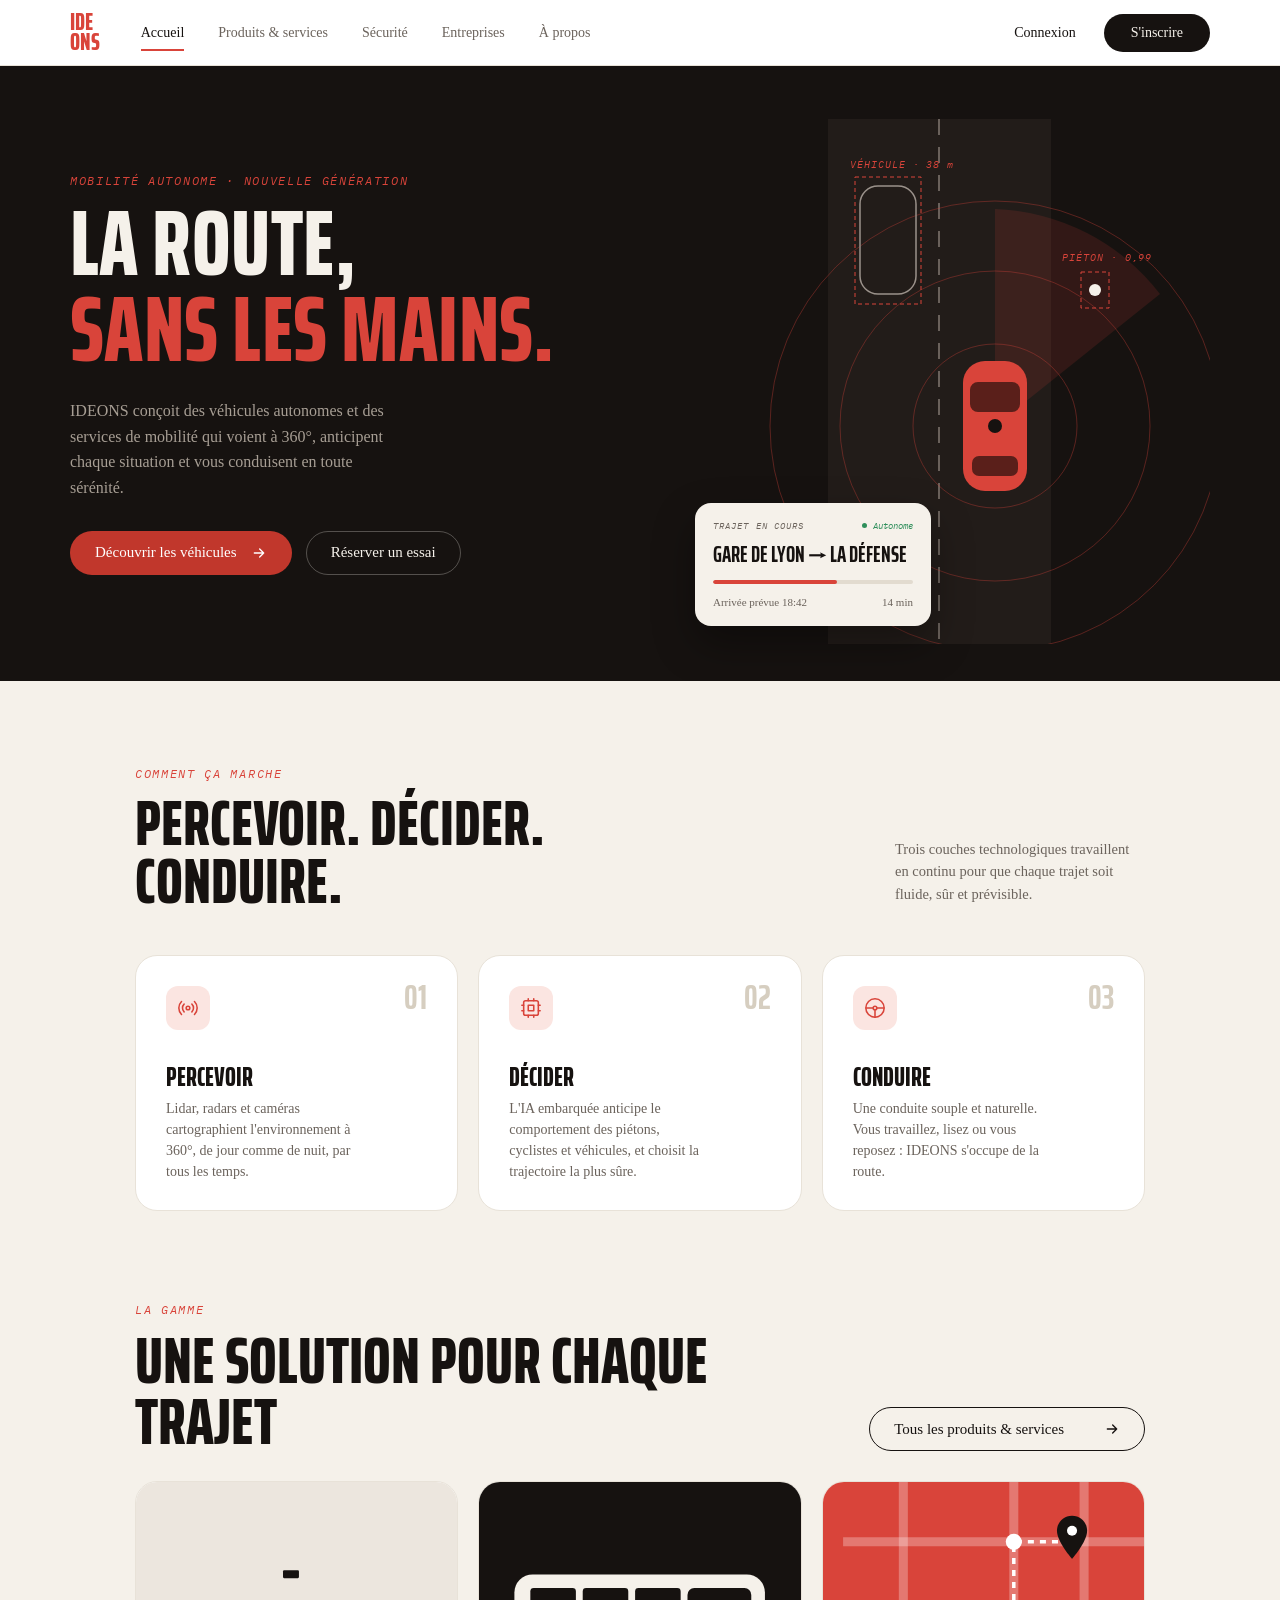
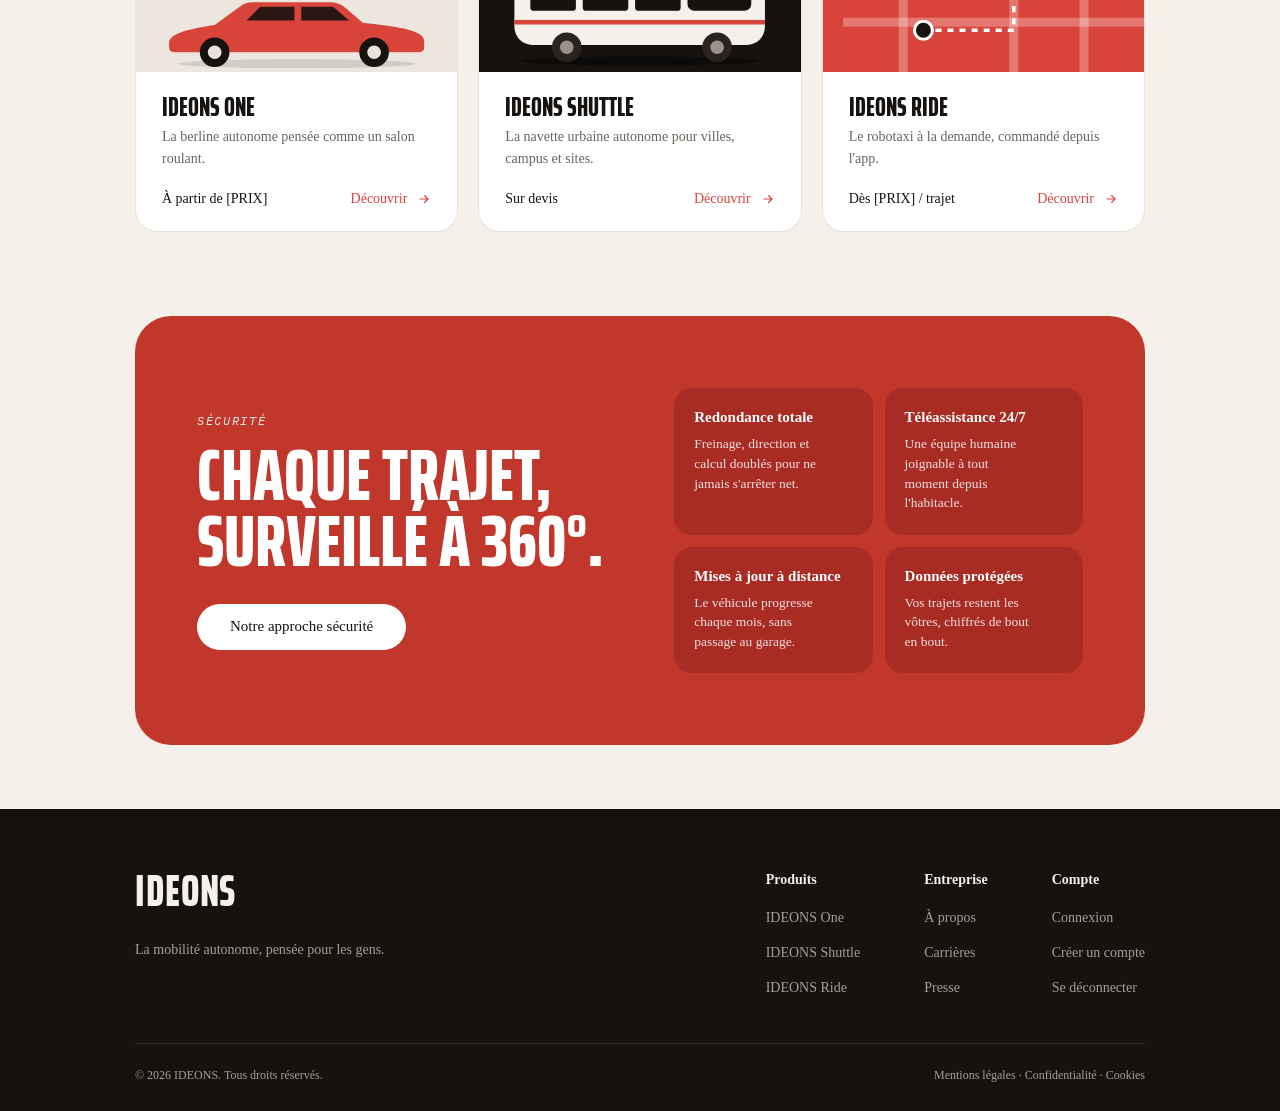
<file: index.html>
<!DOCTYPE html>
<html lang="fr">
<head>
  <meta charset="utf-8">
  <meta name="viewport" content="width=device-width, initial-scale=1">
  <title>Accueil — La route, sans les mains — IDEONS</title>

  <link rel="preconnect" href="https://fonts.googleapis.com">
  <link rel="preconnect" href="https://fonts.gstatic.com" crossorigin>
  <link href="https://fonts.googleapis.com/css2?family=Saira+Extra+Condensed:wght@700;800&family=Libre+Caslon+Condensed:wght@400;700&family=IBM+Plex+Mono:ital,wght@1,500&display=swap" rel="stylesheet">

  <!--
    GUIDE — un fichier CSS par bloc de la page, dans l'ordre où ils
    apparaissent à l'écran. Pour modifier une section, ouvre UNIQUEMENT
    le fichier correspondant (40 à 100 lignes chacun) :

      assets/css/01-tokens.css      couleurs, polices, espacements (variables)
      assets/css/02-base.css        reset, typographie, .container
      assets/css/03-components.css  .btn, .eyebrow, .section-head / .section-title
      assets/css/04-header.css      <header class="site-header">
      assets/css/05-hero.css        <section class="hero" id="accueil">
      assets/css/06-how.css         <section class="how" id="fonctionnement">
      assets/css/07-range.css       <section class="range" id="gamme">
      assets/css/08-safety.css      <section class="safety" id="securite">
      assets/css/09-footer.css      <footer class="site-footer">
      assets/css/10-effects.css     barre de scroll, apparitions douces (optionnel)
      assets/css/11-pages.css       utilitaires partagés + page Produits & services
      assets/css/12-auth.css        pop-ups et pages connexion / inscription

    Un fichier ne touche que ses propres classes : tu peux réécrire
    06-how.css en entier sans risquer de casser le hero ou le footer.
  -->
  <link rel="stylesheet" href="assets/css/01-tokens.css">
  <link rel="stylesheet" href="assets/css/02-base.css">
  <link rel="stylesheet" href="assets/css/03-components.css">
  <link rel="stylesheet" href="assets/css/04-header.css">
  <link rel="stylesheet" href="assets/css/05-hero.css">
  <link rel="stylesheet" href="assets/css/06-how.css">
  <link rel="stylesheet" href="assets/css/07-range.css">
  <link rel="stylesheet" href="assets/css/08-safety.css">
  <link rel="stylesheet" href="assets/css/09-footer.css">
  <link rel="stylesheet" href="assets/css/10-effects.css">
  <link rel="stylesheet" href="assets/css/11-pages.css">
  <link rel="stylesheet" href="assets/css/12-auth.css">
</head>
<body>

<!-- ============================================================
     HEADER  —  styles : assets/css/04-header.css
     Bloc partagé : identique sur toutes les pages, seule la ligne
     « aria-current="page » » change.
     ============================================================ -->
<header class="site-header">
  <div class="site-header__inner">
    <a href="index.html" class="logo" aria-label="IDEONS, accueil"><span>IDE</span><span>ONS</span></a>

    <nav class="nav" aria-label="Navigation principale">
      <a href="index.html" aria-current="page">Accueil</a>
      <a href="produits.html">Produits &amp; services</a>
      <a href="index.html#securite">Sécurité</a>
      <a href="index.html#gamme">Entreprises</a>
      <a href="equipe.html">À propos</a>
    </nav>

    <div class="header-actions">
      <a href="connexion.html">Connexion</a>
      <a href="inscription.html" class="btn btn--dark">S'inscrire</a>
    </div>
  </div>
</header>

<main>
  <!-- ============================================================
       HERO  —  styles : assets/css/05-hero.css
       ============================================================ -->
  <section class="hero" id="accueil">
    <div class="hero__inner">
      <div class="hero__text">
        <span class="eyebrow">Mobilité autonome · Nouvelle génération</span>
        <h1 class="hero__title">La route, <em>sans les mains.</em></h1>
        <p class="hero__lead">IDEONS conçoit des véhicules autonomes et des services de mobilité qui voient à 360°, anticipent chaque situation et vous conduisent en toute sérénité.</p>
        <div class="hero__cta">
          <a href="produits.html" class="btn btn--red">Découvrir les véhicules
            <svg viewBox="0 0 24 24" fill="none" stroke="currentColor" stroke-width="2" stroke-linecap="round" stroke-linejoin="round" aria-hidden="true"><path d="M5 12h14M13 6l6 6-6 6"/></svg>
          </a>
          <a href="produits.html#cta" class="btn btn--ghost">Réserver un essai</a>
        </div>
      </div>

      <div class="scene" aria-hidden="true">
        <svg class="scene__svg" viewBox="0 0 520 540" preserveAspectRatio="xMidYMid slice">
          <!-- route -->
          <rect x="138" y="15" width="223" height="525" fill="#221c19"/>
          <line x1="249" y1="15" x2="249" y2="540" stroke="#6a615b" stroke-width="2" stroke-dasharray="16 12"/>
          <!-- ondes radar centrées sur la voiture -->
          <g fill="none" stroke="#d9443a" stroke-opacity=".35">
            <circle cx="305" cy="322" r="82"/>
            <circle cx="305" cy="322" r="155"/>
            <circle cx="305" cy="322" r="225"/>
          </g>
          <path d="M305 322 L305 105 A217 217 0 0 1 470 190 Z" fill="#d9443a" fill-opacity=".14"/>
          <!-- véhicule détecté -->
          <text class="tag" x="160" y="64">VÉHICULE · 38 m</text>
          <rect x="165" y="73" width="66" height="127" fill="none" stroke="#d9443a" stroke-dasharray="4 3"/>
          <rect x="170" y="82" width="56" height="108" rx="18" fill="none" stroke="#9a918a" stroke-width="1.5"/>
          <!-- piéton détecté -->
          <text class="tag" x="372" y="157">PIÉTON · 0,99</text>
          <rect x="391" y="168" width="28" height="36" fill="none" stroke="#d9443a" stroke-dasharray="4 3"/>
          <circle cx="405" cy="186" r="6" fill="#f5f1ea"/>
          <!-- voiture IDEONS -->
          <rect x="273" y="257" width="64" height="130" rx="22" fill="#d9443a"/>
          <rect x="280" y="278" width="50" height="30" rx="8" fill="#5a1f1a"/>
          <rect x="282" y="352" width="46" height="20" rx="7" fill="#5a1f1a"/>
          <circle cx="305" cy="322" r="7" fill="#161210"/>
        </svg>

        <div class="trip">
          <div class="trip__top"><span>Trajet en cours</span><span class="trip__status">Autonome</span></div>
          <div class="trip__route">Gare de Lyon → La Défense</div>
          <div class="trip__bar"><span></span></div>
          <div class="trip__meta"><span>Arrivée prévue 18:42</span><span>14 min</span></div>
        </div>
      </div>
    </div>
  </section>

  <!-- ============================================================
       COMMENT ÇA MARCHE  —  styles : assets/css/06-how.css
       (+ assets/css/03-components.css pour .section-head / .section-title)
       ============================================================ -->
  <section class="how" id="fonctionnement">
    <div class="container">
      <div class="section-head reveal">
        <div>
          <span class="eyebrow">Comment ça marche</span>
          <h2 class="section-title">Percevoir. Décider.<br>Conduire.</h2>
        </div>
        <p class="section-head__aside">Trois couches technologiques travaillent en continu pour que chaque trajet soit fluide, sûr et prévisible.</p>
      </div>

      <div class="steps">
        <article class="step reveal">
          <div class="step__icon">
            <svg viewBox="0 0 24 24" aria-hidden="true"><circle cx="12" cy="12" r="2"/><path d="M16.24 7.76a6 6 0 0 1 0 8.49m-8.48-.01a6 6 0 0 1 0-8.49m11.31-2.82a10 10 0 0 1 0 14.14m-14.14 0a10 10 0 0 1 0-14.14"/></svg>
          </div>
          <span class="step__num">01</span>
          <h3>Percevoir</h3>
          <p>Lidar, radars et caméras cartographient l'environnement à 360°, de jour comme de nuit, par tous les temps.</p>
        </article>

        <article class="step reveal">
          <div class="step__icon">
            <svg viewBox="0 0 24 24" aria-hidden="true"><rect x="4" y="4" width="16" height="16" rx="2"/><rect x="9" y="9" width="6" height="6"/><path d="M15 2v2M15 20v2M2 15h2M2 9h2M20 15h2M20 9h2M9 2v2M9 20v2"/></svg>
          </div>
          <span class="step__num">02</span>
          <h3>Décider</h3>
          <p>L'IA embarquée anticipe le comportement des piétons, cyclistes et véhicules, et choisit la trajectoire la plus sûre.</p>
        </article>

        <article class="step reveal">
          <div class="step__icon">
            <svg viewBox="0 0 24 24" aria-hidden="true"><circle cx="12" cy="12" r="10"/><circle cx="12" cy="12" r="2"/><path d="M12 14v8M10 12H2.5M14 12h7.5"/></svg>
          </div>
          <span class="step__num">03</span>
          <h3>Conduire</h3>
          <p>Une conduite souple et naturelle. Vous travaillez, lisez ou vous reposez : IDEONS s'occupe de la route.</p>
        </article>
      </div>
    </div>
  </section>

  <!-- ============================================================
       LA GAMME  —  styles : assets/css/07-range.css
       (+ assets/css/03-components.css pour .section-head / .section-title)
       ============================================================ -->
  <section class="range" id="gamme">
    <div class="container">
      <div class="section-head reveal">
        <div>
          <span class="eyebrow">La gamme</span>
          <h2 class="section-title">Une solution pour chaque trajet</h2>
        </div>
        <a href="produits.html" class="btn btn--outline">Tous les produits &amp; services
          <svg viewBox="0 0 24 24" width="14" height="14" fill="none" stroke="currentColor" stroke-width="2" stroke-linecap="round" stroke-linejoin="round" aria-hidden="true"><path d="M5 12h14M13 6l6 6-6 6"/></svg>
        </a>
      </div>

      <div class="products">
        <!-- IDEONS One -->
        <article class="product reveal">
          <div class="product__visual product__visual--sand">
            <svg viewBox="0 0 240 92" aria-hidden="true">
              <ellipse cx="120" cy="84" rx="104" ry="4" fill="#161210" fill-opacity=".12"/>
              <rect x="108" y="2" width="14" height="7" rx="1" fill="#161210"/>
              <path d="M8 66c0-8 14-12 40-16l22-16q4-4 12-4h68q8 0 14 6l14 12c27 3 54 6 54 16v6q0 4-6 4H14q-6 0-6-4z" fill="#d9443a"/>
              <path d="M76 46l12-12h30v12zM124 46V34h28l14 12z" fill="#2a1614"/>
              <circle cx="48" cy="74" r="13" fill="#161210"/><circle cx="48" cy="74" r="6" fill="#e9e2d6"/>
              <circle cx="188" cy="74" r="13" fill="#161210"/><circle cx="188" cy="74" r="6" fill="#e9e2d6"/>
            </svg>
          </div>
          <div class="product__body">
            <h3>IDEONS One</h3>
            <p>La berline autonome pensée comme un salon roulant.</p>
            <div class="product__foot">
              <span>À partir de [PRIX]</span>
              <a href="produits.html#vehicules" class="product__link">Découvrir
                <svg viewBox="0 0 24 24" fill="none" stroke="currentColor" stroke-width="2" stroke-linecap="round" stroke-linejoin="round" aria-hidden="true"><path d="M5 12h14M13 6l6 6-6 6"/></svg>
              </a>
            </div>
          </div>
        </article>

        <!-- IDEONS Shuttle -->
        <article class="product reveal">
          <div class="product__visual product__visual--ink">
            <svg viewBox="0 0 240 96" aria-hidden="true">
              <ellipse cx="120" cy="86" rx="104" ry="4" fill="#000" fill-opacity=".4"/>
              <rect x="10" y="10" width="220" height="62" rx="16" fill="#f5f1ea"/>
              <g fill="#161210">
                <rect x="24" y="22" width="40" height="20" rx="3"/>
                <rect x="70" y="22" width="40" height="20" rx="3"/>
                <rect x="116" y="22" width="40" height="20" rx="3"/>
                <rect x="162" y="22" width="56" height="20" rx="6"/>
              </g>
              <rect x="10" y="50" width="220" height="4" fill="#d9443a"/>
              <circle cx="56" cy="74" r="13" fill="#2a2320"/><circle cx="56" cy="74" r="6" fill="#9a918a"/>
              <circle cx="188" cy="74" r="13" fill="#2a2320"/><circle cx="188" cy="74" r="6" fill="#9a918a"/>
            </svg>
          </div>
          <div class="product__body">
            <h3>IDEONS Shuttle</h3>
            <p>La navette urbaine autonome pour villes, campus et sites.</p>
            <div class="product__foot">
              <span>Sur devis</span>
              <a href="produits.html#vehicules" class="product__link">Découvrir
                <svg viewBox="0 0 24 24" fill="none" stroke="currentColor" stroke-width="2" stroke-linecap="round" stroke-linejoin="round" aria-hidden="true"><path d="M5 12h14M13 6l6 6-6 6"/></svg>
              </a>
            </div>
          </div>
        </article>

        <!-- IDEONS Ride -->
        <article class="product reveal">
          <div class="product__visual product__visual--red">
            <svg viewBox="0 0 320 190" preserveAspectRatio="xMidYMid slice" aria-hidden="true">
              <g stroke="#fff" stroke-opacity=".28" stroke-width="9">
                <path d="M20 60h300M20 140h300"/><path d="M80 0v190M190 0v190M260 0v190"/>
              </g>
              <path d="M100 148h90V60h48" fill="none" stroke="#fff" stroke-width="3.5" stroke-dasharray="6 6"/>
              <circle cx="190" cy="60" r="8" fill="#fff"/>
              <circle cx="100" cy="148" r="9" fill="#161210" stroke="#fff" stroke-width="3"/>
              <path d="M248 34c-9 0-15 7-15 15 0 11 15 28 15 28s15-17 15-28c0-8-6-15-15-15z" fill="#161210"/>
              <circle cx="248" cy="49" r="5" fill="#fff"/>
            </svg>
          </div>
          <div class="product__body">
            <h3>IDEONS Ride</h3>
            <p>Le robotaxi à la demande, commandé depuis l'app.</p>
            <div class="product__foot">
              <span>Dès [PRIX] / trajet</span>
              <a href="produits.html#services" class="product__link">Découvrir
                <svg viewBox="0 0 24 24" fill="none" stroke="currentColor" stroke-width="2" stroke-linecap="round" stroke-linejoin="round" aria-hidden="true"><path d="M5 12h14M13 6l6 6-6 6"/></svg>
              </a>
            </div>
          </div>
        </article>
      </div>
    </div>
  </section>

  <!-- ============================================================
       SÉCURITÉ  —  styles : assets/css/08-safety.css
       ============================================================ -->
  <section class="safety" id="securite">
    <div class="container">
      <div class="safety__block reveal">
        <div>
          <span class="eyebrow">Sécurité</span>
          <h2 class="safety__title">Chaque trajet, surveillé à 360°.</h2>
          <a href="produits.html" class="btn btn--light">Notre approche sécurité</a>
        </div>

        <ul class="safety__grid">
          <li class="safety__card">
            <h3>Redondance totale</h3>
            <p>Freinage, direction et calcul doublés pour ne jamais s'arrêter net.</p>
          </li>
          <li class="safety__card">
            <h3>Téléassistance 24/7</h3>
            <p>Une équipe humaine joignable à tout moment depuis l'habitacle.</p>
          </li>
          <li class="safety__card">
            <h3>Mises à jour à distance</h3>
            <p>Le véhicule progresse chaque mois, sans passage au garage.</p>
          </li>
          <li class="safety__card">
            <h3>Données protégées</h3>
            <p>Vos trajets restent les vôtres, chiffrés de bout en bout.</p>
          </li>
        </ul>
      </div>
    </div>
  </section>
</main>

<!-- ============================================================
     FOOTER  —  styles : assets/css/09-footer.css
     Bloc partagé : identique sur toutes les pages.
     ============================================================ -->
<footer class="site-footer">
  <div class="container">
    <div class="site-footer__top">
      <div class="site-footer__brand">
        <div class="wordmark">IDEONS</div>
        <p>La mobilité autonome, pensée pour les gens.</p>
      </div>

      <div class="footer-cols">
        <div class="footer-col">
          <h4>Produits</h4>
          <ul>
            <li><a href="produits.html#vehicules">IDEONS One</a></li>
            <li><a href="produits.html#vehicules">IDEONS Shuttle</a></li>
            <li><a href="produits.html#services">IDEONS Ride</a></li>
          </ul>
        </div>
        <div class="footer-col">
          <h4>Entreprise</h4>
          <ul>
            <li><a href="equipe.html">À propos</a></li>
            <li><a href="#">Carrières</a></li>
            <li><a href="#">Presse</a></li>
          </ul>
        </div>
        <div class="footer-col">
          <h4>Compte</h4>
          <ul>
            <li><a href="connexion.html">Connexion</a></li>
            <li><a href="inscription.html">Créer un compte</a></li>
            <li><a href="deconnexion.html">Se déconnecter</a></li>
          </ul>
        </div>
      </div>
    </div>

    <div class="site-footer__bottom">
      <span>© 2026 IDEONS. Tous droits réservés.</span>
      <span><a href="#">Mentions légales</a> · <a href="#">Confidentialité</a> · <a href="#">Cookies</a></span>
    </div>
  </div>
</footer>

<!-- ============================================================
     POP-UPS CSS-only (:target), sans JS. Liens : #connexion / #inscription
     / #deconnexion — styles : assets/css/12-auth.css (+ assets/css/11-pages.css)
     ============================================================ -->
<div class="overlay" id="connexion" aria-label="Connexion">
  <div class="modal auth">
    <a class="modal-close" href="#" aria-label="Fermer">×</a>
    <div class="auth-side dark">
      <p class="auth-eyebrow">Espace client</p>
      <div class="auth-radar" aria-hidden="true"><span></span></div>
      <h3 class="white">Votre trajet<br>vous attend.</h3>
      <p class="muted-light">Retrouvez vos réservations, votre véhicule et votre abonnement.</p>
    </div>
    <div class="auth-form">
      <h3>Connexion</h3>
      <form method="post" action="connexion.html">
        <label>Adresse e-mail<input type="email" name="email" placeholder="vous@exemple.com" required></label>
        <div class="row-between"><label for="pw1">Mot de passe</label><a class="more" href="connexion.html">Mot de passe oublié ?</a></div>
        <label class="pw"><input id="pw1" type="password" name="password" placeholder="••••••••••" required><span aria-hidden="true">👁</span></label>
        <label class="check"><input type="checkbox" checked> Rester connecté</label>
        <button class="btn btn--red full" type="submit">Se connecter</button>
      </form>
      <p class="or"><span>ou</span></p>
      <p class="duo">
        <a class="btn btn--outline" href="connexion.html">Continuer avec Google</a>
        <a class="btn btn--outline" href="connexion.html">Continuer avec Apple</a>
      </p>
      <p class="switch">Pas encore de compte ? <a class="more" href="#inscription">Créer un compte</a></p>
    </div>
  </div>
</div>

<div class="overlay" id="inscription" aria-label="Créer un compte">
  <div class="modal auth">
    <a class="modal-close" href="#" aria-label="Fermer">×</a>
    <div class="auth-side red">
      <p class="auth-eyebrow light">Nouveau compte</p>
      <svg class="auth-car" viewBox="0 0 240 92" aria-hidden="true">
        <ellipse cx="120" cy="84" rx="104" ry="4" fill="#161210" fill-opacity=".25"/>
        <rect x="108" y="2" width="14" height="7" rx="1" fill="#fff"/>
        <path d="M8 66c0-8 14-12 40-16l22-16q4-4 12-4h68q8 0 14 6l14 12c27 3 54 6 54 16v6q0 4-6 4H14q-6 0-6-4z" fill="#fff"/>
        <path d="M76 46l12-12h30v12zM124 46V34h28l14 12z" fill="#a92c24"/>
        <circle cx="48" cy="74" r="13" fill="#161210"/><circle cx="48" cy="74" r="6" fill="#e9e2d6"/>
        <circle cx="188" cy="74" r="13" fill="#161210"/><circle cx="188" cy="74" r="6" fill="#e9e2d6"/>
      </svg>
      <h3 class="white">Rejoignez<br>IDEONS.</h3>
      <ul class="ticks light">
        <li>Réservez un essai en 2 clics</li>
        <li>Suivez vos trajets en direct</li>
        <li>Gérez votre abonnement IDEONS+</li>
      </ul>
    </div>
    <div class="auth-form">
      <h3>Créer un compte</h3>
      <form method="post" action="inscription.html">
        <div class="duo-field">
          <label>Prénom<input type="text" name="prenom" placeholder="Camille" required></label>
          <label>Nom<input type="text" name="nom" placeholder="Martin" required></label>
        </div>
        <label>Adresse e-mail<input type="email" name="email" placeholder="vous@exemple.com" required></label>
        <label>Mot de passe<input type="password" name="password" placeholder="••••••••••" required></label>
        <label class="check"><input type="checkbox" checked required> J'accepte les <a class="more" href="#">conditions d'utilisation</a> et la <a class="more" href="#">politique de confidentialité</a>.</label>
        <button class="btn btn--red full" type="submit">Créer mon compte</button>
      </form>
      <p class="switch">Déjà un compte ? <a class="more" href="#connexion">Se connecter</a></p>
    </div>
  </div>
</div>

<div class="overlay" id="deconnexion" aria-label="Se déconnecter">
  <div class="modal small">
    <a class="modal-close" href="#" aria-label="Fermer">×</a>
    <p class="logout-icon" aria-hidden="true">↩</p>
    <h3>Se déconnecter ?</h3>
    <p class="muted">Vous devrez vous reconnecter pour accéder à vos trajets, à votre véhicule et à votre abonnement.</p>
    <p class="duo">
      <a class="btn btn--outline" href="#">Annuler</a>
      <a class="btn btn--red" href="deconnexion.html">Se déconnecter</a>
    </p>
    <p class="tiny muted">Un trajet en cours ne sera pas interrompu.</p>
  </div>
</div>

</body>
</html>
</file>
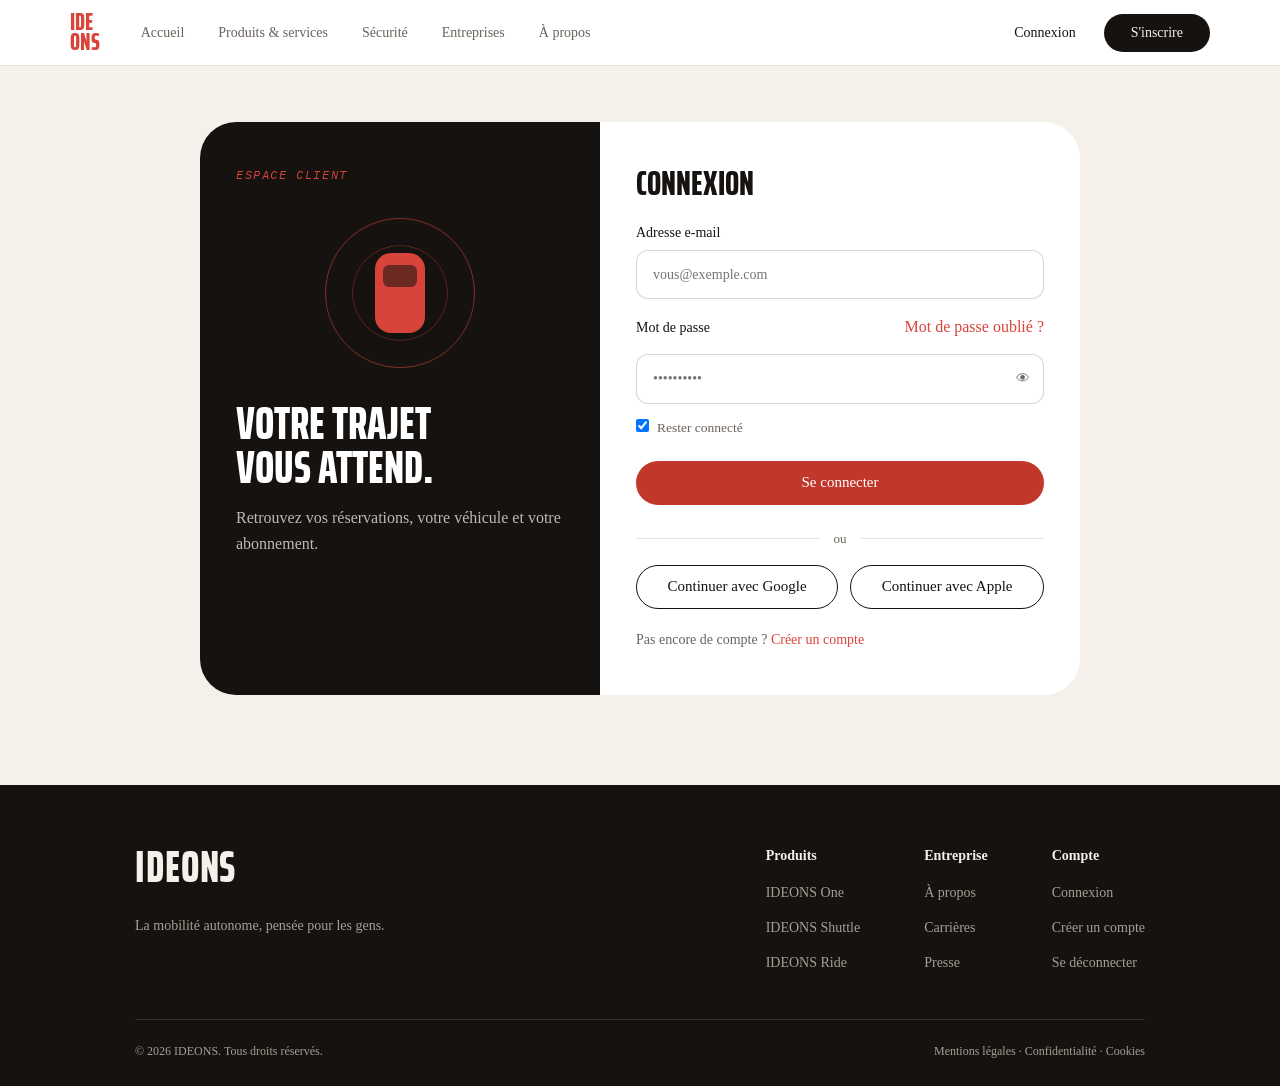
<file: connexion.html>
<!DOCTYPE html>
<html lang="fr">
<head>
  <meta charset="utf-8">
  <meta name="viewport" content="width=device-width, initial-scale=1">
  <title>Connexion — IDEONS</title>

  <link rel="preconnect" href="https://fonts.googleapis.com">
  <link rel="preconnect" href="https://fonts.gstatic.com" crossorigin>
  <link href="https://fonts.googleapis.com/css2?family=Saira+Extra+Condensed:wght@700;800&family=Libre+Caslon+Condensed:wght@400;700&family=IBM+Plex+Mono:ital,wght@1,500&display=swap" rel="stylesheet">

  <!-- Même <head> que index.html : tokens + composants + 11-pages/12-auth. -->
  <link rel="stylesheet" href="assets/css/01-tokens.css">
  <link rel="stylesheet" href="assets/css/02-base.css">
  <link rel="stylesheet" href="assets/css/03-components.css">
  <link rel="stylesheet" href="assets/css/04-header.css">
  <link rel="stylesheet" href="assets/css/05-hero.css">
  <link rel="stylesheet" href="assets/css/06-how.css">
  <link rel="stylesheet" href="assets/css/07-range.css">
  <link rel="stylesheet" href="assets/css/08-safety.css">
  <link rel="stylesheet" href="assets/css/09-footer.css">
  <link rel="stylesheet" href="assets/css/10-effects.css">
  <link rel="stylesheet" href="assets/css/11-pages.css">
  <link rel="stylesheet" href="assets/css/12-auth.css">
</head>

<body>

<!-- ============================================================
     HEADER  —  styles : assets/css/04-header.css
     Bloc partagé : identique sur toutes les pages, seule la ligne
     « aria-current="page » » change.
     ============================================================ -->
<header class="site-header">
  <div class="site-header__inner">
    <a href="index.html" class="logo" aria-label="IDEONS, accueil"><span>IDE</span><span>ONS</span></a>

    <nav class="nav" aria-label="Navigation principale">
      <a href="index.html">Accueil</a>
      <a href="produits.html">Produits &amp; services</a>
      <a href="index.html#securite">Sécurité</a>
      <a href="index.html#gamme">Entreprises</a>
      <a href="equipe.html">À propos</a>
    </nav>

    <div class="header-actions">
      <a href="connexion.html">Connexion</a>
      <a href="inscription.html" class="btn btn--dark">S'inscrire</a>
    </div>
  </div>
</header>

<!-- PAGE CONNEXION — styles : assets/css/12-auth.css -->
<main class="container page-center">
  <div class="modal auth static">
    <div class="auth-side dark">
      <p class="auth-eyebrow">Espace client</p>
      <div class="auth-radar" aria-hidden="true"><span></span></div>
      <h3 class="white">Votre trajet<br>vous attend.</h3>
      <p class="muted-light">Retrouvez vos réservations, votre véhicule et votre abonnement.</p>
    </div>
    <div class="auth-form">
      <h2>Connexion</h2>
      <form method="post" action="#">
        <label>Adresse e-mail<input type="email" name="email" placeholder="vous@exemple.com" required></label>
        <div class="row-between"><label for="pw-page">Mot de passe</label><a class="more" href="#">Mot de passe oublié ?</a></div>
        <label class="pw"><input id="pw-page" type="password" name="password" placeholder="••••••••••" required><span aria-hidden="true">👁</span></label>
        <label class="check"><input type="checkbox" checked> Rester connecté</label>
        <button class="btn btn--red full" type="submit">Se connecter</button>
      </form>
      <p class="or"><span>ou</span></p>
      <p class="duo">
        <a class="btn btn--outline" href="#">Continuer avec Google</a>
        <a class="btn btn--outline" href="#">Continuer avec Apple</a>
      </p>
      <p class="switch">Pas encore de compte ? <a class="more" href="inscription.html">Créer un compte</a></p>
    </div>
  </div>
</main>

<!-- ============================================================
     FOOTER  —  styles : assets/css/09-footer.css
     Bloc partagé : identique sur toutes les pages.
     ============================================================ -->
<footer class="site-footer">
  <div class="container">
    <div class="site-footer__top">
      <div class="site-footer__brand">
        <div class="wordmark">IDEONS</div>
        <p>La mobilité autonome, pensée pour les gens.</p>
      </div>

      <div class="footer-cols">
        <div class="footer-col">
          <h4>Produits</h4>
          <ul>
            <li><a href="produits.html#vehicules">IDEONS One</a></li>
            <li><a href="produits.html#vehicules">IDEONS Shuttle</a></li>
            <li><a href="produits.html#services">IDEONS Ride</a></li>
          </ul>
        </div>
        <div class="footer-col">
          <h4>Entreprise</h4>
          <ul>
            <li><a href="equipe.html">À propos</a></li>
            <li><a href="#">Carrières</a></li>
            <li><a href="#">Presse</a></li>
          </ul>
        </div>
        <div class="footer-col">
          <h4>Compte</h4>
          <ul>
            <li><a href="connexion.html">Connexion</a></li>
            <li><a href="inscription.html">Créer un compte</a></li>
            <li><a href="deconnexion.html">Se déconnecter</a></li>
          </ul>
        </div>
      </div>
    </div>

    <div class="site-footer__bottom">
      <span>© 2026 IDEONS. Tous droits réservés.</span>
      <span><a href="#">Mentions légales</a> · <a href="#">Confidentialité</a> · <a href="#">Cookies</a></span>
    </div>
  </div>
</footer>

<!-- ============================================================
     POP-UPS CSS-only (:target), sans JS. Liens : #connexion / #inscription
     / #deconnexion — styles : assets/css/12-auth.css (+ assets/css/11-pages.css)
     ============================================================ -->
<div class="overlay" id="connexion" aria-label="Connexion">
  <div class="modal auth">
    <a class="modal-close" href="#" aria-label="Fermer">×</a>
    <div class="auth-side dark">
      <p class="auth-eyebrow">Espace client</p>
      <div class="auth-radar" aria-hidden="true"><span></span></div>
      <h3 class="white">Votre trajet<br>vous attend.</h3>
      <p class="muted-light">Retrouvez vos réservations, votre véhicule et votre abonnement.</p>
    </div>
    <div class="auth-form">
      <h3>Connexion</h3>
      <form method="post" action="connexion.html">
        <label>Adresse e-mail<input type="email" name="email" placeholder="vous@exemple.com" required></label>
        <div class="row-between"><label for="pw1">Mot de passe</label><a class="more" href="connexion.html">Mot de passe oublié ?</a></div>
        <label class="pw"><input id="pw1" type="password" name="password" placeholder="••••••••••" required><span aria-hidden="true">👁</span></label>
        <label class="check"><input type="checkbox" checked> Rester connecté</label>
        <button class="btn btn--red full" type="submit">Se connecter</button>
      </form>
      <p class="or"><span>ou</span></p>
      <p class="duo">
        <a class="btn btn--outline" href="connexion.html">Continuer avec Google</a>
        <a class="btn btn--outline" href="connexion.html">Continuer avec Apple</a>
      </p>
      <p class="switch">Pas encore de compte ? <a class="more" href="#inscription">Créer un compte</a></p>
    </div>
  </div>
</div>

<div class="overlay" id="inscription" aria-label="Créer un compte">
  <div class="modal auth">
    <a class="modal-close" href="#" aria-label="Fermer">×</a>
    <div class="auth-side red">
      <p class="auth-eyebrow light">Nouveau compte</p>
      <svg class="auth-car" viewBox="0 0 240 92" aria-hidden="true">
        <ellipse cx="120" cy="84" rx="104" ry="4" fill="#161210" fill-opacity=".25"/>
        <rect x="108" y="2" width="14" height="7" rx="1" fill="#fff"/>
        <path d="M8 66c0-8 14-12 40-16l22-16q4-4 12-4h68q8 0 14 6l14 12c27 3 54 6 54 16v6q0 4-6 4H14q-6 0-6-4z" fill="#fff"/>
        <path d="M76 46l12-12h30v12zM124 46V34h28l14 12z" fill="#a92c24"/>
        <circle cx="48" cy="74" r="13" fill="#161210"/><circle cx="48" cy="74" r="6" fill="#e9e2d6"/>
        <circle cx="188" cy="74" r="13" fill="#161210"/><circle cx="188" cy="74" r="6" fill="#e9e2d6"/>
      </svg>
      <h3 class="white">Rejoignez<br>IDEONS.</h3>
      <ul class="ticks light">
        <li>Réservez un essai en 2 clics</li>
        <li>Suivez vos trajets en direct</li>
        <li>Gérez votre abonnement IDEONS+</li>
      </ul>
    </div>
    <div class="auth-form">
      <h3>Créer un compte</h3>
      <form method="post" action="inscription.html">
        <div class="duo-field">
          <label>Prénom<input type="text" name="prenom" placeholder="Camille" required></label>
          <label>Nom<input type="text" name="nom" placeholder="Martin" required></label>
        </div>
        <label>Adresse e-mail<input type="email" name="email" placeholder="vous@exemple.com" required></label>
        <label>Mot de passe<input type="password" name="password" placeholder="••••••••••" required></label>
        <label class="check"><input type="checkbox" checked required> J'accepte les <a class="more" href="#">conditions d'utilisation</a> et la <a class="more" href="#">politique de confidentialité</a>.</label>
        <button class="btn btn--red full" type="submit">Créer mon compte</button>
      </form>
      <p class="switch">Déjà un compte ? <a class="more" href="#connexion">Se connecter</a></p>
    </div>
  </div>
</div>

<div class="overlay" id="deconnexion" aria-label="Se déconnecter">
  <div class="modal small">
    <a class="modal-close" href="#" aria-label="Fermer">×</a>
    <p class="logout-icon" aria-hidden="true">↩</p>
    <h3>Se déconnecter ?</h3>
    <p class="muted">Vous devrez vous reconnecter pour accéder à vos trajets, à votre véhicule et à votre abonnement.</p>
    <p class="duo">
      <a class="btn btn--outline" href="#">Annuler</a>
      <a class="btn btn--red" href="deconnexion.html">Se déconnecter</a>
    </p>
    <p class="tiny muted">Un trajet en cours ne sera pas interrompu.</p>
  </div>
</div>


</body>
</html>
</file>
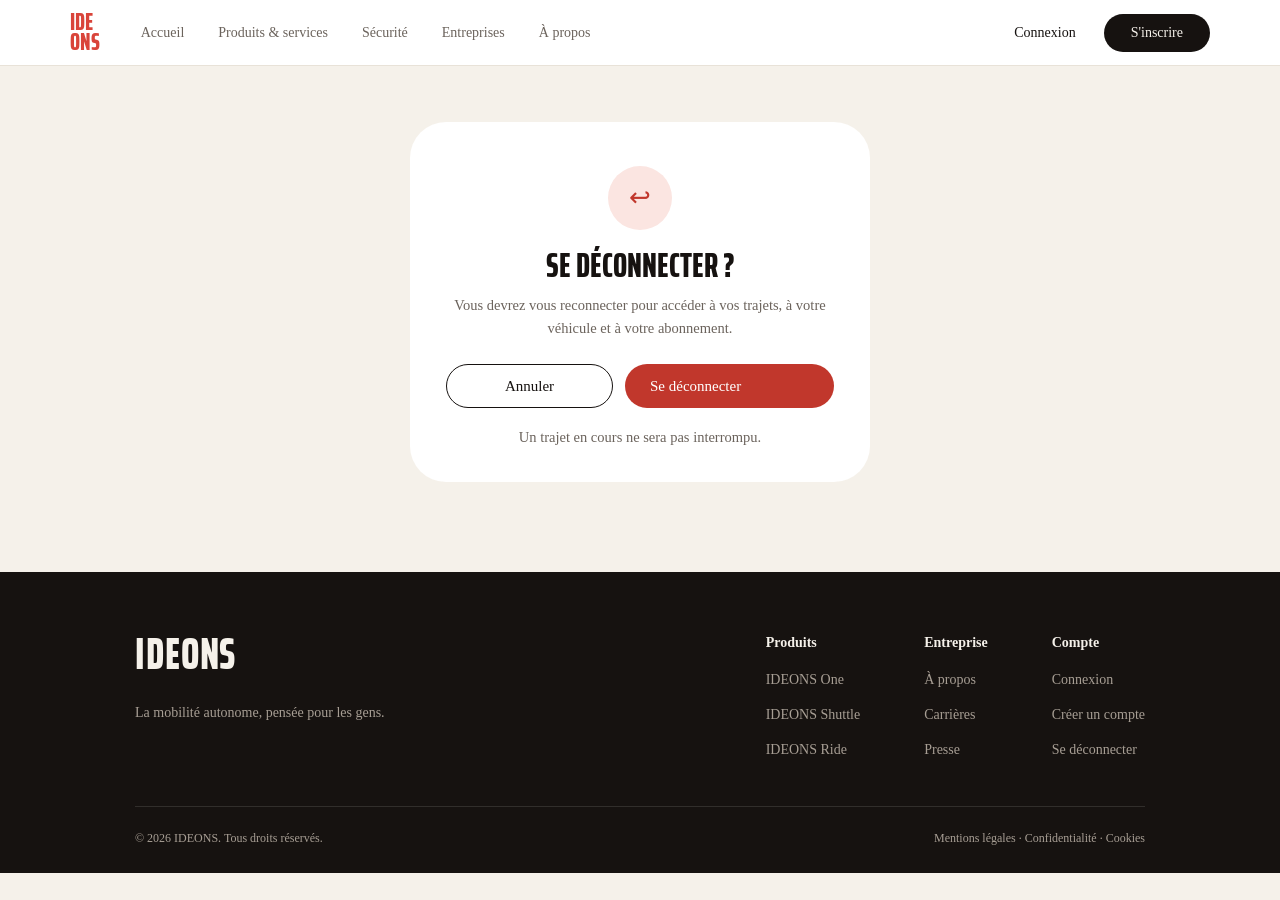
<file: deconnexion.html>
<!DOCTYPE html>
<html lang="fr">
<head>
  <meta charset="utf-8">
  <meta name="viewport" content="width=device-width, initial-scale=1">
  <title>Se déconnecter — IDEONS</title>

  <link rel="preconnect" href="https://fonts.googleapis.com">
  <link rel="preconnect" href="https://fonts.gstatic.com" crossorigin>
  <link href="https://fonts.googleapis.com/css2?family=Saira+Extra+Condensed:wght@700;800&family=Libre+Caslon+Condensed:wght@400;700&family=IBM+Plex+Mono:ital,wght@1,500&display=swap" rel="stylesheet">

  <!-- Même <head> que index.html : tokens + composants + 11-pages/12-auth. -->
  <link rel="stylesheet" href="assets/css/01-tokens.css">
  <link rel="stylesheet" href="assets/css/02-base.css">
  <link rel="stylesheet" href="assets/css/03-components.css">
  <link rel="stylesheet" href="assets/css/04-header.css">
  <link rel="stylesheet" href="assets/css/05-hero.css">
  <link rel="stylesheet" href="assets/css/06-how.css">
  <link rel="stylesheet" href="assets/css/07-range.css">
  <link rel="stylesheet" href="assets/css/08-safety.css">
  <link rel="stylesheet" href="assets/css/09-footer.css">
  <link rel="stylesheet" href="assets/css/10-effects.css">
  <link rel="stylesheet" href="assets/css/11-pages.css">
  <link rel="stylesheet" href="assets/css/12-auth.css">
</head>

<body>

<!-- ============================================================
     HEADER  —  styles : assets/css/04-header.css
     Bloc partagé : identique sur toutes les pages, seule la ligne
     « aria-current="page » » change.
     ============================================================ -->
<header class="site-header">
  <div class="site-header__inner">
    <a href="index.html" class="logo" aria-label="IDEONS, accueil"><span>IDE</span><span>ONS</span></a>

    <nav class="nav" aria-label="Navigation principale">
      <a href="index.html">Accueil</a>
      <a href="produits.html">Produits &amp; services</a>
      <a href="index.html#securite">Sécurité</a>
      <a href="index.html#gamme">Entreprises</a>
      <a href="equipe.html">À propos</a>
    </nav>

    <div class="header-actions">
      <a href="connexion.html">Connexion</a>
      <a href="inscription.html" class="btn btn--dark">S'inscrire</a>
    </div>
  </div>
</header>

<!-- PAGE DÉCONNEXION — styles : assets/css/12-auth.css -->
<main class="container page-center">
  <div class="modal small static">
    <p class="logout-icon" aria-hidden="true">↩</p>
    <h2>Se déconnecter ?</h2>
    <p class="muted">Vous devrez vous reconnecter pour accéder à vos trajets, à votre véhicule et à votre abonnement.</p>
    <form method="post" action="#">
      <p class="duo">
        <a class="btn btn--outline" href="index.html">Annuler</a>
        <button class="btn btn--red" type="submit">Se déconnecter</button>
      </p>
    </form>
    <p class="tiny muted">Un trajet en cours ne sera pas interrompu.</p>
  </div>
</main>

<!-- ============================================================
     FOOTER  —  styles : assets/css/09-footer.css
     Bloc partagé : identique sur toutes les pages.
     ============================================================ -->
<footer class="site-footer">
  <div class="container">
    <div class="site-footer__top">
      <div class="site-footer__brand">
        <div class="wordmark">IDEONS</div>
        <p>La mobilité autonome, pensée pour les gens.</p>
      </div>

      <div class="footer-cols">
        <div class="footer-col">
          <h4>Produits</h4>
          <ul>
            <li><a href="produits.html#vehicules">IDEONS One</a></li>
            <li><a href="produits.html#vehicules">IDEONS Shuttle</a></li>
            <li><a href="produits.html#services">IDEONS Ride</a></li>
          </ul>
        </div>
        <div class="footer-col">
          <h4>Entreprise</h4>
          <ul>
            <li><a href="equipe.html">À propos</a></li>
            <li><a href="#">Carrières</a></li>
            <li><a href="#">Presse</a></li>
          </ul>
        </div>
        <div class="footer-col">
          <h4>Compte</h4>
          <ul>
            <li><a href="connexion.html">Connexion</a></li>
            <li><a href="inscription.html">Créer un compte</a></li>
            <li><a href="deconnexion.html">Se déconnecter</a></li>
          </ul>
        </div>
      </div>
    </div>

    <div class="site-footer__bottom">
      <span>© 2026 IDEONS. Tous droits réservés.</span>
      <span><a href="#">Mentions légales</a> · <a href="#">Confidentialité</a> · <a href="#">Cookies</a></span>
    </div>
  </div>
</footer>

<!-- ============================================================
     POP-UPS CSS-only (:target), sans JS. Liens : #connexion / #inscription
     / #deconnexion — styles : assets/css/12-auth.css (+ assets/css/11-pages.css)
     ============================================================ -->
<div class="overlay" id="connexion" aria-label="Connexion">
  <div class="modal auth">
    <a class="modal-close" href="#" aria-label="Fermer">×</a>
    <div class="auth-side dark">
      <p class="auth-eyebrow">Espace client</p>
      <div class="auth-radar" aria-hidden="true"><span></span></div>
      <h3 class="white">Votre trajet<br>vous attend.</h3>
      <p class="muted-light">Retrouvez vos réservations, votre véhicule et votre abonnement.</p>
    </div>
    <div class="auth-form">
      <h3>Connexion</h3>
      <form method="post" action="connexion.html">
        <label>Adresse e-mail<input type="email" name="email" placeholder="vous@exemple.com" required></label>
        <div class="row-between"><label for="pw1">Mot de passe</label><a class="more" href="connexion.html">Mot de passe oublié ?</a></div>
        <label class="pw"><input id="pw1" type="password" name="password" placeholder="••••••••••" required><span aria-hidden="true">👁</span></label>
        <label class="check"><input type="checkbox" checked> Rester connecté</label>
        <button class="btn btn--red full" type="submit">Se connecter</button>
      </form>
      <p class="or"><span>ou</span></p>
      <p class="duo">
        <a class="btn btn--outline" href="connexion.html">Continuer avec Google</a>
        <a class="btn btn--outline" href="connexion.html">Continuer avec Apple</a>
      </p>
      <p class="switch">Pas encore de compte ? <a class="more" href="#inscription">Créer un compte</a></p>
    </div>
  </div>
</div>

<div class="overlay" id="inscription" aria-label="Créer un compte">
  <div class="modal auth">
    <a class="modal-close" href="#" aria-label="Fermer">×</a>
    <div class="auth-side red">
      <p class="auth-eyebrow light">Nouveau compte</p>
      <svg class="auth-car" viewBox="0 0 240 92" aria-hidden="true">
        <ellipse cx="120" cy="84" rx="104" ry="4" fill="#161210" fill-opacity=".25"/>
        <rect x="108" y="2" width="14" height="7" rx="1" fill="#fff"/>
        <path d="M8 66c0-8 14-12 40-16l22-16q4-4 12-4h68q8 0 14 6l14 12c27 3 54 6 54 16v6q0 4-6 4H14q-6 0-6-4z" fill="#fff"/>
        <path d="M76 46l12-12h30v12zM124 46V34h28l14 12z" fill="#a92c24"/>
        <circle cx="48" cy="74" r="13" fill="#161210"/><circle cx="48" cy="74" r="6" fill="#e9e2d6"/>
        <circle cx="188" cy="74" r="13" fill="#161210"/><circle cx="188" cy="74" r="6" fill="#e9e2d6"/>
      </svg>
      <h3 class="white">Rejoignez<br>IDEONS.</h3>
      <ul class="ticks light">
        <li>Réservez un essai en 2 clics</li>
        <li>Suivez vos trajets en direct</li>
        <li>Gérez votre abonnement IDEONS+</li>
      </ul>
    </div>
    <div class="auth-form">
      <h3>Créer un compte</h3>
      <form method="post" action="inscription.html">
        <div class="duo-field">
          <label>Prénom<input type="text" name="prenom" placeholder="Camille" required></label>
          <label>Nom<input type="text" name="nom" placeholder="Martin" required></label>
        </div>
        <label>Adresse e-mail<input type="email" name="email" placeholder="vous@exemple.com" required></label>
        <label>Mot de passe<input type="password" name="password" placeholder="••••••••••" required></label>
        <label class="check"><input type="checkbox" checked required> J'accepte les <a class="more" href="#">conditions d'utilisation</a> et la <a class="more" href="#">politique de confidentialité</a>.</label>
        <button class="btn btn--red full" type="submit">Créer mon compte</button>
      </form>
      <p class="switch">Déjà un compte ? <a class="more" href="#connexion">Se connecter</a></p>
    </div>
  </div>
</div>

<div class="overlay" id="deconnexion" aria-label="Se déconnecter">
  <div class="modal small">
    <a class="modal-close" href="#" aria-label="Fermer">×</a>
    <p class="logout-icon" aria-hidden="true">↩</p>
    <h3>Se déconnecter ?</h3>
    <p class="muted">Vous devrez vous reconnecter pour accéder à vos trajets, à votre véhicule et à votre abonnement.</p>
    <p class="duo">
      <a class="btn btn--outline" href="#">Annuler</a>
      <a class="btn btn--red" href="deconnexion.html">Se déconnecter</a>
    </p>
    <p class="tiny muted">Un trajet en cours ne sera pas interrompu.</p>
  </div>
</div>


</body>
</html>
</file>
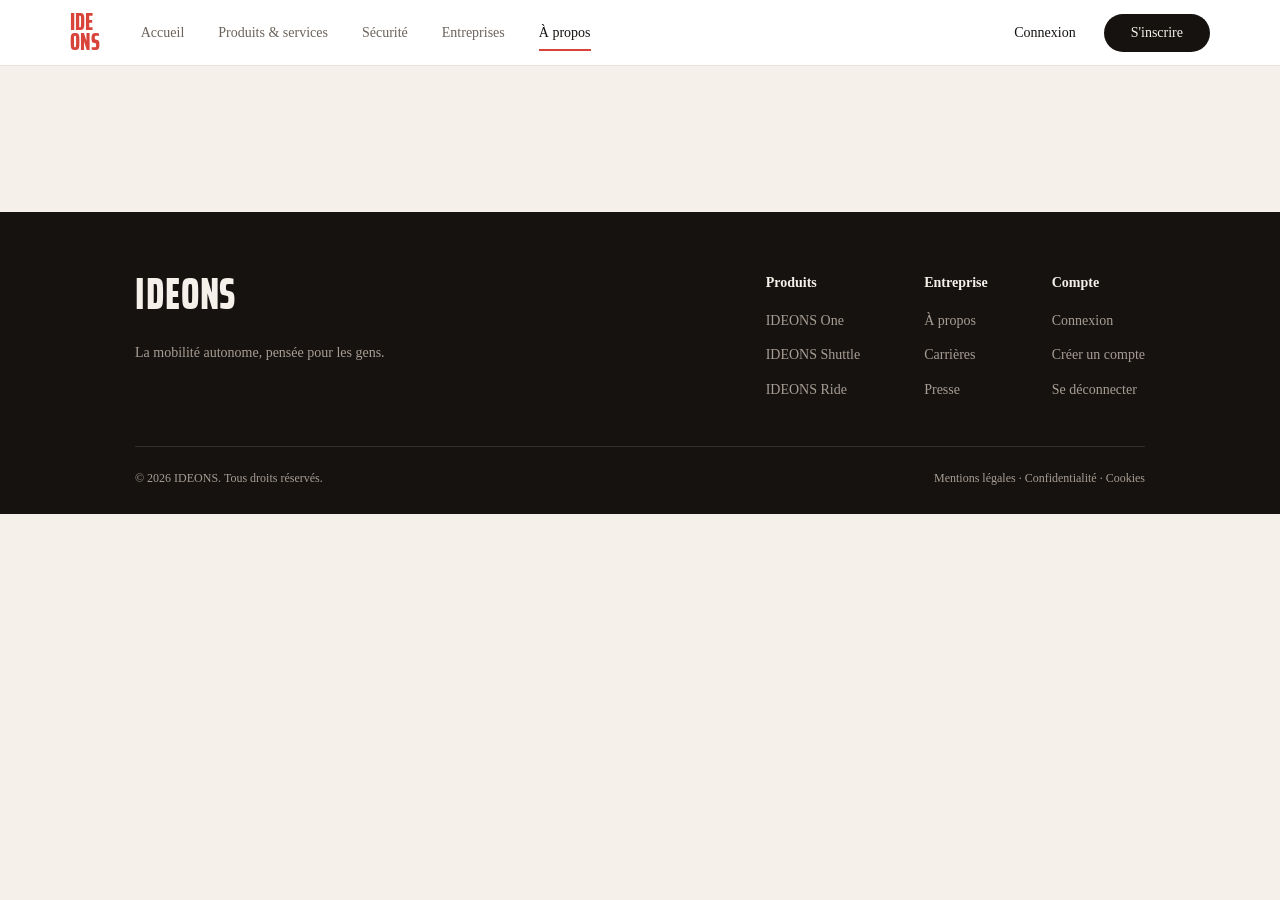
<file: equipe.html>
<!DOCTYPE html>
<html lang="fr">
<head>
  <meta charset="utf-8">
  <meta name="viewport" content="width=device-width, initial-scale=1">
  <title>Équipe — IDEONS</title>

  <link rel="preconnect" href="https://fonts.googleapis.com">
  <link rel="preconnect" href="https://fonts.gstatic.com" crossorigin>
  <link href="https://fonts.googleapis.com/css2?family=Saira+Extra+Condensed:wght@700;800&family=Libre+Caslon+Condensed:wght@400;700&family=IBM+Plex+Mono:ital,wght@1,500&display=swap" rel="stylesheet">

  <!-- Même <head> que index.html : tokens + composants + 11-pages/12-auth. -->
  <link rel="stylesheet" href="assets/css/01-tokens.css">
  <link rel="stylesheet" href="assets/css/02-base.css">
  <link rel="stylesheet" href="assets/css/03-components.css">
  <link rel="stylesheet" href="assets/css/04-header.css">
  <link rel="stylesheet" href="assets/css/05-hero.css">
  <link rel="stylesheet" href="assets/css/06-how.css">
  <link rel="stylesheet" href="assets/css/07-range.css">
  <link rel="stylesheet" href="assets/css/08-safety.css">
  <link rel="stylesheet" href="assets/css/09-footer.css">
  <link rel="stylesheet" href="assets/css/10-effects.css">
  <link rel="stylesheet" href="assets/css/11-pages.css">
  <link rel="stylesheet" href="assets/css/12-auth.css">
</head>

<body>

<!-- ============================================================
     HEADER  —  styles : assets/css/04-header.css
     Bloc partagé : identique sur toutes les pages, seule la ligne
     « aria-current="page » » change.
     ============================================================ -->
<header class="site-header">
  <div class="site-header__inner">
    <a href="index.html" class="logo" aria-label="IDEONS, accueil"><span>IDE</span><span>ONS</span></a>

    <nav class="nav" aria-label="Navigation principale">
      <a href="index.html">Accueil</a>
      <a href="produits.html">Produits &amp; services</a>
      <a href="index.html#securite">Sécurité</a>
      <a href="index.html#gamme">Entreprises</a>
      <a href="equipe.html" aria-current="page">À propos</a>
    </nav>

    <div class="header-actions">
      <a href="connexion.html">Connexion</a>
      <a href="inscription.html" class="btn btn--dark">S'inscrire</a>
    </div>
  </div>
</header>

<!-- PAGE ÉQUIPE — styles : assets/css/11-pages.css (contenu à venir) -->
<main class="container page">
  <!-- Contenu principal -->
</main>

<!-- ============================================================
     FOOTER  —  styles : assets/css/09-footer.css
     Bloc partagé : identique sur toutes les pages.
     ============================================================ -->
<footer class="site-footer">
  <div class="container">
    <div class="site-footer__top">
      <div class="site-footer__brand">
        <div class="wordmark">IDEONS</div>
        <p>La mobilité autonome, pensée pour les gens.</p>
      </div>

      <div class="footer-cols">
        <div class="footer-col">
          <h4>Produits</h4>
          <ul>
            <li><a href="produits.html#vehicules">IDEONS One</a></li>
            <li><a href="produits.html#vehicules">IDEONS Shuttle</a></li>
            <li><a href="produits.html#services">IDEONS Ride</a></li>
          </ul>
        </div>
        <div class="footer-col">
          <h4>Entreprise</h4>
          <ul>
            <li><a href="equipe.html">À propos</a></li>
            <li><a href="#">Carrières</a></li>
            <li><a href="#">Presse</a></li>
          </ul>
        </div>
        <div class="footer-col">
          <h4>Compte</h4>
          <ul>
            <li><a href="connexion.html">Connexion</a></li>
            <li><a href="inscription.html">Créer un compte</a></li>
            <li><a href="deconnexion.html">Se déconnecter</a></li>
          </ul>
        </div>
      </div>
    </div>

    <div class="site-footer__bottom">
      <span>© 2026 IDEONS. Tous droits réservés.</span>
      <span><a href="#">Mentions légales</a> · <a href="#">Confidentialité</a> · <a href="#">Cookies</a></span>
    </div>
  </div>
</footer>

<!-- ============================================================
     POP-UPS CSS-only (:target), sans JS. Liens : #connexion / #inscription
     / #deconnexion — styles : assets/css/12-auth.css (+ assets/css/11-pages.css)
     ============================================================ -->
<div class="overlay" id="connexion" aria-label="Connexion">
  <div class="modal auth">
    <a class="modal-close" href="#" aria-label="Fermer">×</a>
    <div class="auth-side dark">
      <p class="auth-eyebrow">Espace client</p>
      <div class="auth-radar" aria-hidden="true"><span></span></div>
      <h3 class="white">Votre trajet<br>vous attend.</h3>
      <p class="muted-light">Retrouvez vos réservations, votre véhicule et votre abonnement.</p>
    </div>
    <div class="auth-form">
      <h3>Connexion</h3>
      <form method="post" action="connexion.html">
        <label>Adresse e-mail<input type="email" name="email" placeholder="vous@exemple.com" required></label>
        <div class="row-between"><label for="pw1">Mot de passe</label><a class="more" href="connexion.html">Mot de passe oublié ?</a></div>
        <label class="pw"><input id="pw1" type="password" name="password" placeholder="••••••••••" required><span aria-hidden="true">👁</span></label>
        <label class="check"><input type="checkbox" checked> Rester connecté</label>
        <button class="btn btn--red full" type="submit">Se connecter</button>
      </form>
      <p class="or"><span>ou</span></p>
      <p class="duo">
        <a class="btn btn--outline" href="connexion.html">Continuer avec Google</a>
        <a class="btn btn--outline" href="connexion.html">Continuer avec Apple</a>
      </p>
      <p class="switch">Pas encore de compte ? <a class="more" href="#inscription">Créer un compte</a></p>
    </div>
  </div>
</div>

<div class="overlay" id="inscription" aria-label="Créer un compte">
  <div class="modal auth">
    <a class="modal-close" href="#" aria-label="Fermer">×</a>
    <div class="auth-side red">
      <p class="auth-eyebrow light">Nouveau compte</p>
      <svg class="auth-car" viewBox="0 0 240 92" aria-hidden="true">
        <ellipse cx="120" cy="84" rx="104" ry="4" fill="#161210" fill-opacity=".25"/>
        <rect x="108" y="2" width="14" height="7" rx="1" fill="#fff"/>
        <path d="M8 66c0-8 14-12 40-16l22-16q4-4 12-4h68q8 0 14 6l14 12c27 3 54 6 54 16v6q0 4-6 4H14q-6 0-6-4z" fill="#fff"/>
        <path d="M76 46l12-12h30v12zM124 46V34h28l14 12z" fill="#a92c24"/>
        <circle cx="48" cy="74" r="13" fill="#161210"/><circle cx="48" cy="74" r="6" fill="#e9e2d6"/>
        <circle cx="188" cy="74" r="13" fill="#161210"/><circle cx="188" cy="74" r="6" fill="#e9e2d6"/>
      </svg>
      <h3 class="white">Rejoignez<br>IDEONS.</h3>
      <ul class="ticks light">
        <li>Réservez un essai en 2 clics</li>
        <li>Suivez vos trajets en direct</li>
        <li>Gérez votre abonnement IDEONS+</li>
      </ul>
    </div>
    <div class="auth-form">
      <h3>Créer un compte</h3>
      <form method="post" action="inscription.html">
        <div class="duo-field">
          <label>Prénom<input type="text" name="prenom" placeholder="Camille" required></label>
          <label>Nom<input type="text" name="nom" placeholder="Martin" required></label>
        </div>
        <label>Adresse e-mail<input type="email" name="email" placeholder="vous@exemple.com" required></label>
        <label>Mot de passe<input type="password" name="password" placeholder="••••••••••" required></label>
        <label class="check"><input type="checkbox" checked required> J'accepte les <a class="more" href="#">conditions d'utilisation</a> et la <a class="more" href="#">politique de confidentialité</a>.</label>
        <button class="btn btn--red full" type="submit">Créer mon compte</button>
      </form>
      <p class="switch">Déjà un compte ? <a class="more" href="#connexion">Se connecter</a></p>
    </div>
  </div>
</div>

<div class="overlay" id="deconnexion" aria-label="Se déconnecter">
  <div class="modal small">
    <a class="modal-close" href="#" aria-label="Fermer">×</a>
    <p class="logout-icon" aria-hidden="true">↩</p>
    <h3>Se déconnecter ?</h3>
    <p class="muted">Vous devrez vous reconnecter pour accéder à vos trajets, à votre véhicule et à votre abonnement.</p>
    <p class="duo">
      <a class="btn btn--outline" href="#">Annuler</a>
      <a class="btn btn--red" href="deconnexion.html">Se déconnecter</a>
    </p>
    <p class="tiny muted">Un trajet en cours ne sera pas interrompu.</p>
  </div>
</div>


</body>
</html>
</file>
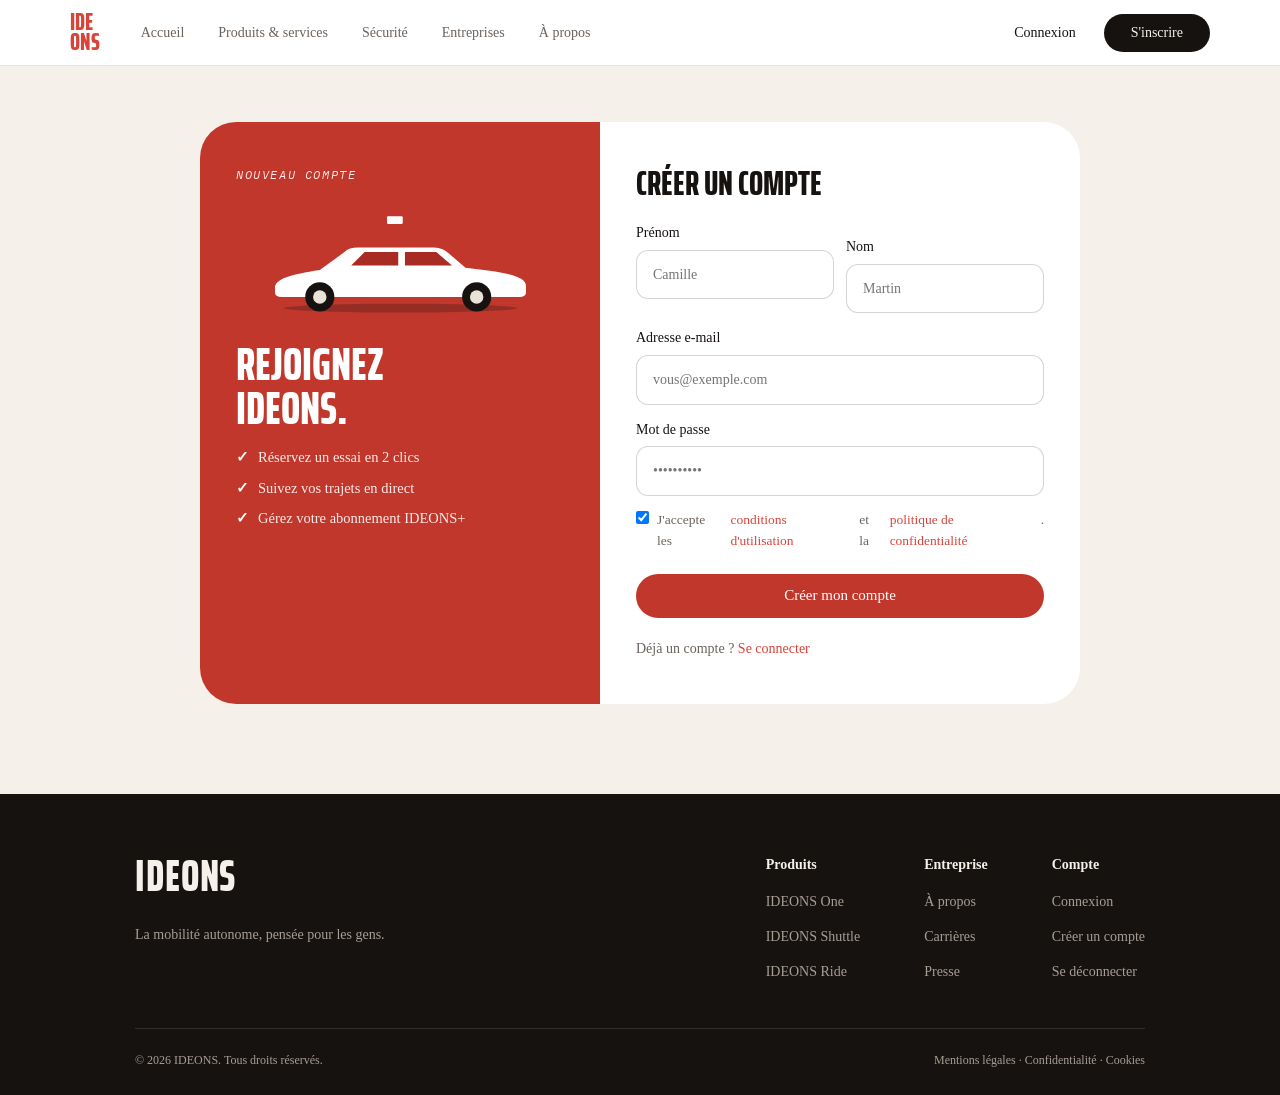
<file: inscription.html>
<!DOCTYPE html>
<html lang="fr">
<head>
  <meta charset="utf-8">
  <meta name="viewport" content="width=device-width, initial-scale=1">
  <title>Créer un compte — IDEONS</title>

  <link rel="preconnect" href="https://fonts.googleapis.com">
  <link rel="preconnect" href="https://fonts.gstatic.com" crossorigin>
  <link href="https://fonts.googleapis.com/css2?family=Saira+Extra+Condensed:wght@700;800&family=Libre+Caslon+Condensed:wght@400;700&family=IBM+Plex+Mono:ital,wght@1,500&display=swap" rel="stylesheet">

  <!-- Même <head> que index.html : tokens + composants + 11-pages/12-auth. -->
  <link rel="stylesheet" href="assets/css/01-tokens.css">
  <link rel="stylesheet" href="assets/css/02-base.css">
  <link rel="stylesheet" href="assets/css/03-components.css">
  <link rel="stylesheet" href="assets/css/04-header.css">
  <link rel="stylesheet" href="assets/css/05-hero.css">
  <link rel="stylesheet" href="assets/css/06-how.css">
  <link rel="stylesheet" href="assets/css/07-range.css">
  <link rel="stylesheet" href="assets/css/08-safety.css">
  <link rel="stylesheet" href="assets/css/09-footer.css">
  <link rel="stylesheet" href="assets/css/10-effects.css">
  <link rel="stylesheet" href="assets/css/11-pages.css">
  <link rel="stylesheet" href="assets/css/12-auth.css">
</head>

<body>

<!-- ============================================================
     HEADER  —  styles : assets/css/04-header.css
     Bloc partagé : identique sur toutes les pages, seule la ligne
     « aria-current="page » » change.
     ============================================================ -->
<header class="site-header">
  <div class="site-header__inner">
    <a href="index.html" class="logo" aria-label="IDEONS, accueil"><span>IDE</span><span>ONS</span></a>

    <nav class="nav" aria-label="Navigation principale">
      <a href="index.html">Accueil</a>
      <a href="produits.html">Produits &amp; services</a>
      <a href="index.html#securite">Sécurité</a>
      <a href="index.html#gamme">Entreprises</a>
      <a href="equipe.html">À propos</a>
    </nav>

    <div class="header-actions">
      <a href="connexion.html">Connexion</a>
      <a href="inscription.html" class="btn btn--dark">S'inscrire</a>
    </div>
  </div>
</header>

<!-- PAGE INSCRIPTION — styles : assets/css/12-auth.css -->
<main class="container page-center">
  <div class="modal auth static">
    <div class="auth-side red">
      <p class="auth-eyebrow light">Nouveau compte</p>
      <svg class="auth-car" viewBox="0 0 240 92" aria-hidden="true">
        <ellipse cx="120" cy="84" rx="104" ry="4" fill="#161210" fill-opacity=".25"/>
        <rect x="108" y="2" width="14" height="7" rx="1" fill="#fff"/>
        <path d="M8 66c0-8 14-12 40-16l22-16q4-4 12-4h68q8 0 14 6l14 12c27 3 54 6 54 16v6q0 4-6 4H14q-6 0-6-4z" fill="#fff"/>
        <path d="M76 46l12-12h30v12zM124 46V34h28l14 12z" fill="#a92c24"/>
        <circle cx="48" cy="74" r="13" fill="#161210"/><circle cx="48" cy="74" r="6" fill="#e9e2d6"/>
        <circle cx="188" cy="74" r="13" fill="#161210"/><circle cx="188" cy="74" r="6" fill="#e9e2d6"/>
      </svg>
      <h3 class="white">Rejoignez<br>IDEONS.</h3>
      <ul class="ticks light">
        <li>Réservez un essai en 2 clics</li>
        <li>Suivez vos trajets en direct</li>
        <li>Gérez votre abonnement IDEONS+</li>
      </ul>
    </div>
    <div class="auth-form">
      <h2>Créer un compte</h2>
      <form method="post" action="#">
        <div class="duo-field">
          <label>Prénom<input type="text" name="prenom" placeholder="Camille" required></label>
          <label>Nom<input type="text" name="nom" placeholder="Martin" required></label>
        </div>
        <label>Adresse e-mail<input type="email" name="email" placeholder="vous@exemple.com" required></label>
        <label>Mot de passe<input type="password" name="password" placeholder="••••••••••" required></label>
        <label class="check"><input type="checkbox" checked required> J'accepte les <a class="more" href="#">conditions d'utilisation</a> et la <a class="more" href="#">politique de confidentialité</a>.</label>
        <button class="btn btn--red full" type="submit">Créer mon compte</button>
      </form>
      <p class="switch">Déjà un compte ? <a class="more" href="connexion.html">Se connecter</a></p>
    </div>
  </div>
</main>

<!-- ============================================================
     FOOTER  —  styles : assets/css/09-footer.css
     Bloc partagé : identique sur toutes les pages.
     ============================================================ -->
<footer class="site-footer">
  <div class="container">
    <div class="site-footer__top">
      <div class="site-footer__brand">
        <div class="wordmark">IDEONS</div>
        <p>La mobilité autonome, pensée pour les gens.</p>
      </div>

      <div class="footer-cols">
        <div class="footer-col">
          <h4>Produits</h4>
          <ul>
            <li><a href="produits.html#vehicules">IDEONS One</a></li>
            <li><a href="produits.html#vehicules">IDEONS Shuttle</a></li>
            <li><a href="produits.html#services">IDEONS Ride</a></li>
          </ul>
        </div>
        <div class="footer-col">
          <h4>Entreprise</h4>
          <ul>
            <li><a href="equipe.html">À propos</a></li>
            <li><a href="#">Carrières</a></li>
            <li><a href="#">Presse</a></li>
          </ul>
        </div>
        <div class="footer-col">
          <h4>Compte</h4>
          <ul>
            <li><a href="connexion.html">Connexion</a></li>
            <li><a href="inscription.html">Créer un compte</a></li>
            <li><a href="deconnexion.html">Se déconnecter</a></li>
          </ul>
        </div>
      </div>
    </div>

    <div class="site-footer__bottom">
      <span>© 2026 IDEONS. Tous droits réservés.</span>
      <span><a href="#">Mentions légales</a> · <a href="#">Confidentialité</a> · <a href="#">Cookies</a></span>
    </div>
  </div>
</footer>

<!-- ============================================================
     POP-UPS CSS-only (:target), sans JS. Liens : #connexion / #inscription
     / #deconnexion — styles : assets/css/12-auth.css (+ assets/css/11-pages.css)
     ============================================================ -->
<div class="overlay" id="connexion" aria-label="Connexion">
  <div class="modal auth">
    <a class="modal-close" href="#" aria-label="Fermer">×</a>
    <div class="auth-side dark">
      <p class="auth-eyebrow">Espace client</p>
      <div class="auth-radar" aria-hidden="true"><span></span></div>
      <h3 class="white">Votre trajet<br>vous attend.</h3>
      <p class="muted-light">Retrouvez vos réservations, votre véhicule et votre abonnement.</p>
    </div>
    <div class="auth-form">
      <h3>Connexion</h3>
      <form method="post" action="connexion.html">
        <label>Adresse e-mail<input type="email" name="email" placeholder="vous@exemple.com" required></label>
        <div class="row-between"><label for="pw1">Mot de passe</label><a class="more" href="connexion.html">Mot de passe oublié ?</a></div>
        <label class="pw"><input id="pw1" type="password" name="password" placeholder="••••••••••" required><span aria-hidden="true">👁</span></label>
        <label class="check"><input type="checkbox" checked> Rester connecté</label>
        <button class="btn btn--red full" type="submit">Se connecter</button>
      </form>
      <p class="or"><span>ou</span></p>
      <p class="duo">
        <a class="btn btn--outline" href="connexion.html">Continuer avec Google</a>
        <a class="btn btn--outline" href="connexion.html">Continuer avec Apple</a>
      </p>
      <p class="switch">Pas encore de compte ? <a class="more" href="#inscription">Créer un compte</a></p>
    </div>
  </div>
</div>

<div class="overlay" id="inscription" aria-label="Créer un compte">
  <div class="modal auth">
    <a class="modal-close" href="#" aria-label="Fermer">×</a>
    <div class="auth-side red">
      <p class="auth-eyebrow light">Nouveau compte</p>
      <svg class="auth-car" viewBox="0 0 240 92" aria-hidden="true">
        <ellipse cx="120" cy="84" rx="104" ry="4" fill="#161210" fill-opacity=".25"/>
        <rect x="108" y="2" width="14" height="7" rx="1" fill="#fff"/>
        <path d="M8 66c0-8 14-12 40-16l22-16q4-4 12-4h68q8 0 14 6l14 12c27 3 54 6 54 16v6q0 4-6 4H14q-6 0-6-4z" fill="#fff"/>
        <path d="M76 46l12-12h30v12zM124 46V34h28l14 12z" fill="#a92c24"/>
        <circle cx="48" cy="74" r="13" fill="#161210"/><circle cx="48" cy="74" r="6" fill="#e9e2d6"/>
        <circle cx="188" cy="74" r="13" fill="#161210"/><circle cx="188" cy="74" r="6" fill="#e9e2d6"/>
      </svg>
      <h3 class="white">Rejoignez<br>IDEONS.</h3>
      <ul class="ticks light">
        <li>Réservez un essai en 2 clics</li>
        <li>Suivez vos trajets en direct</li>
        <li>Gérez votre abonnement IDEONS+</li>
      </ul>
    </div>
    <div class="auth-form">
      <h3>Créer un compte</h3>
      <form method="post" action="inscription.html">
        <div class="duo-field">
          <label>Prénom<input type="text" name="prenom" placeholder="Camille" required></label>
          <label>Nom<input type="text" name="nom" placeholder="Martin" required></label>
        </div>
        <label>Adresse e-mail<input type="email" name="email" placeholder="vous@exemple.com" required></label>
        <label>Mot de passe<input type="password" name="password" placeholder="••••••••••" required></label>
        <label class="check"><input type="checkbox" checked required> J'accepte les <a class="more" href="#">conditions d'utilisation</a> et la <a class="more" href="#">politique de confidentialité</a>.</label>
        <button class="btn btn--red full" type="submit">Créer mon compte</button>
      </form>
      <p class="switch">Déjà un compte ? <a class="more" href="#connexion">Se connecter</a></p>
    </div>
  </div>
</div>

<div class="overlay" id="deconnexion" aria-label="Se déconnecter">
  <div class="modal small">
    <a class="modal-close" href="#" aria-label="Fermer">×</a>
    <p class="logout-icon" aria-hidden="true">↩</p>
    <h3>Se déconnecter ?</h3>
    <p class="muted">Vous devrez vous reconnecter pour accéder à vos trajets, à votre véhicule et à votre abonnement.</p>
    <p class="duo">
      <a class="btn btn--outline" href="#">Annuler</a>
      <a class="btn btn--red" href="deconnexion.html">Se déconnecter</a>
    </p>
    <p class="tiny muted">Un trajet en cours ne sera pas interrompu.</p>
  </div>
</div>


</body>
</html>
</file>
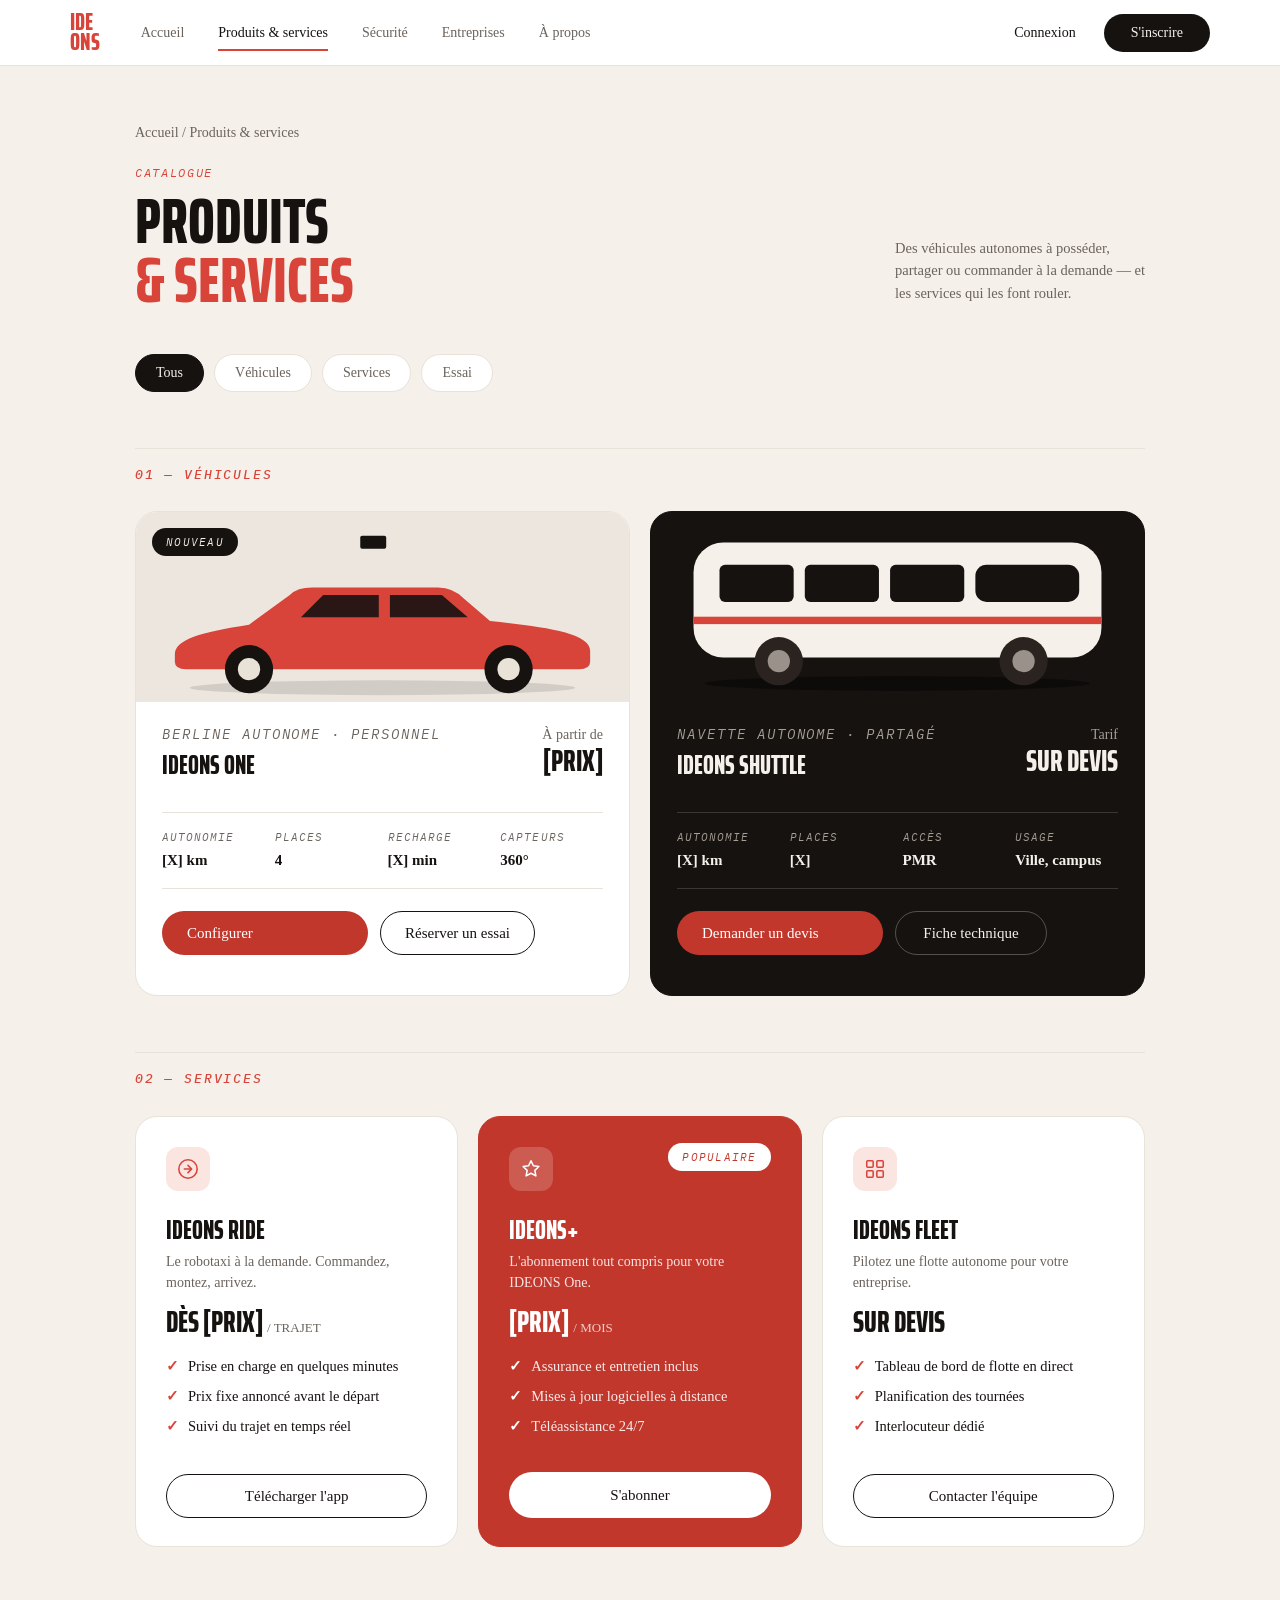
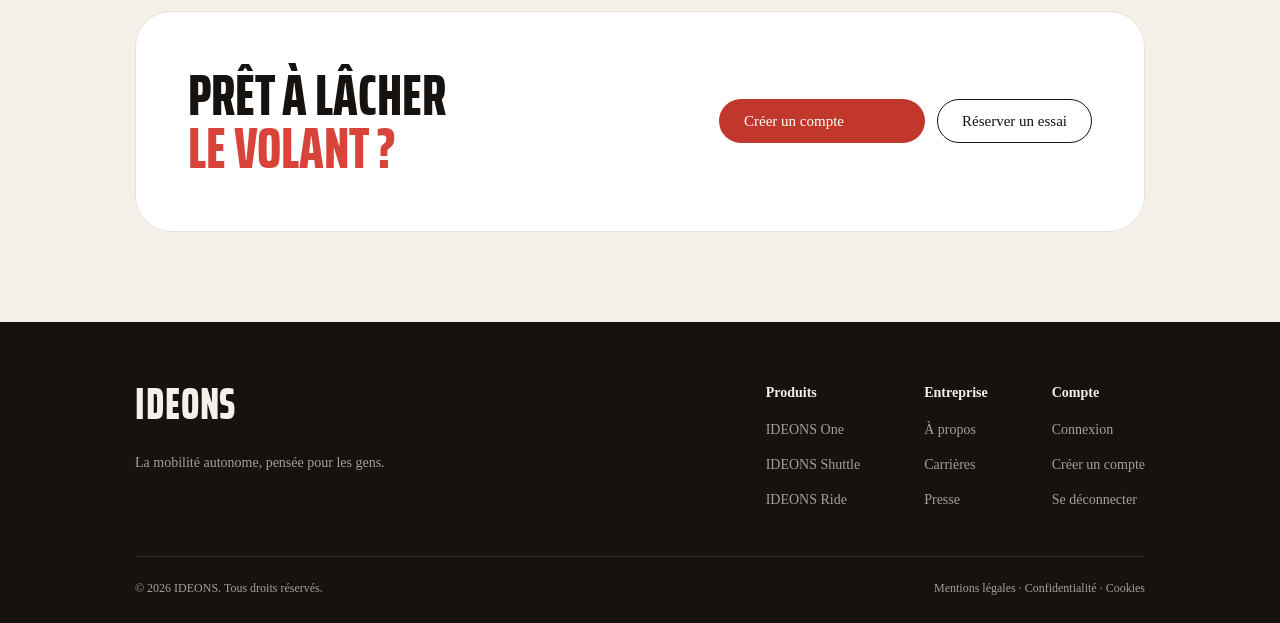
<file: produits.html>
<!DOCTYPE html>
<html lang="fr">
<head>
  <meta charset="utf-8">
  <meta name="viewport" content="width=device-width, initial-scale=1">
  <title>Produits &amp; services — IDEONS</title>

  <link rel="preconnect" href="https://fonts.googleapis.com">
  <link rel="preconnect" href="https://fonts.gstatic.com" crossorigin>
  <link href="https://fonts.googleapis.com/css2?family=Saira+Extra+Condensed:wght@700;800&family=Libre+Caslon+Condensed:wght@400;700&family=IBM+Plex+Mono:ital,wght@1,500&display=swap" rel="stylesheet">

  <!-- Même <head> que index.html, avec la page supplémentaire
       assets/css/11-pages.css (crumb, pills, fiches techniques, tarifs...). -->
  <link rel="stylesheet" href="assets/css/01-tokens.css">
  <link rel="stylesheet" href="assets/css/02-base.css">
  <link rel="stylesheet" href="assets/css/03-components.css">
  <link rel="stylesheet" href="assets/css/04-header.css">
  <link rel="stylesheet" href="assets/css/05-hero.css">
  <link rel="stylesheet" href="assets/css/06-how.css">
  <link rel="stylesheet" href="assets/css/07-range.css">
  <link rel="stylesheet" href="assets/css/08-safety.css">
  <link rel="stylesheet" href="assets/css/09-footer.css">
  <link rel="stylesheet" href="assets/css/10-effects.css">
  <link rel="stylesheet" href="assets/css/11-pages.css">
  <link rel="stylesheet" href="assets/css/12-auth.css">
</head>
<body>

<!-- HEADER — styles : assets/css/04-header.css (bloc partagé) -->
<header class="site-header">
  <div class="site-header__inner">
    <a href="index.html" class="logo" aria-label="IDEONS, accueil"><span>IDE</span><span>ONS</span></a>

    <nav class="nav" aria-label="Navigation principale">
      <a href="index.html">Accueil</a>
      <a href="produits.html" aria-current="page">Produits &amp; services</a>
      <a href="index.html#securite">Sécurité</a>
      <a href="index.html#gamme">Entreprises</a>
      <a href="equipe.html">À propos</a>
    </nav>

    <div class="header-actions">
      <a href="connexion.html">Connexion</a>
      <a href="inscription.html" class="btn btn--dark">S'inscrire</a>
    </div>
  </div>
</header>

<!-- PAGE PRODUITS — styles : assets/css/11-pages.css
     (+ assets/css/03-components.css pour .eyebrow / .section-head / .btn,
      assets/css/06-how.css pour les cartes .step des services,
      assets/css/07-range.css pour les cartes .product des véhicules) -->
<main class="container page">
  <p class="crumb"><a href="index.html">Accueil</a> / Produits &amp; services</p>

  <div class="section-head">
    <div>
      <span class="eyebrow">Catalogue</span>
      <h1 class="section-title">Produits<br><em>&amp; services</em></h1>
    </div>
    <p class="section-head__aside">Des véhicules autonomes à posséder, partager ou commander à la demande — et les services qui les font rouler.</p>
  </div>

  <p class="pills">
    <a class="pill active" href="produits.html" aria-current="page">Tous</a>
    <a class="pill" href="#vehicules">Véhicules</a>
    <a class="pill" href="#services">Services</a>
    <a class="pill" href="#cta">Essai</a>
  </p>

  <!-- ============================================================
       01 — VÉHICULES — styles : assets/css/07-range.css + assets/css/11-pages.css
       ============================================================ -->
  <h2 class="rule" id="vehicules"><span>01 — Véhicules</span></h2>
  <div class="products products--2">
    <article class="product reveal">
      <div class="product__visual product__visual--sand">
        <span class="badge">Nouveau</span>
        <svg viewBox="0 0 240 92" aria-hidden="true">
          <ellipse cx="120" cy="84" rx="104" ry="4" fill="#161210" fill-opacity=".12"/>
          <rect x="108" y="2" width="14" height="7" rx="1" fill="#161210"/>
          <path d="M8 66c0-8 14-12 40-16l22-16q4-4 12-4h68q8 0 14 6l14 12c27 3 54 6 54 16v6q0 4-6 4H14q-6 0-6-4z" fill="#d9443a"/>
          <path d="M76 46l12-12h30v12zM124 46V34h28l14 12z" fill="#2a1614"/>
          <circle cx="48" cy="74" r="13" fill="#161210"/><circle cx="48" cy="74" r="6" fill="#e9e2d6"/>
          <circle cx="188" cy="74" r="13" fill="#161210"/><circle cx="188" cy="74" r="6" fill="#e9e2d6"/>
        </svg>
      </div>
      <div class="product__body">
        <div class="product__head">
          <div>
            <p class="label">Berline autonome · Personnel</p>
            <h3>IDEONS One</h3>
          </div>
          <p class="tarif">À partir de<br><strong>[PRIX]</strong></p>
        </div>
        <dl class="specs">
          <div><dt>Autonomie</dt><dd>[X] km</dd></div>
          <div><dt>Places</dt><dd>4</dd></div>
          <div><dt>Recharge</dt><dd>[X] min</dd></div>
          <div><dt>Capteurs</dt><dd>360°</dd></div>
        </dl>
        <p class="duo"><a class="btn btn--red" href="#">Configurer</a><a class="btn btn--outline" href="#cta">Réserver un essai</a></p>
      </div>
    </article>

    <article class="product product--dark reveal">
      <div class="product__visual product__visual--ink">
        <svg viewBox="0 0 240 96" aria-hidden="true">
          <ellipse cx="120" cy="86" rx="104" ry="4" fill="#000" fill-opacity=".4"/>
          <rect x="10" y="10" width="220" height="62" rx="16" fill="#f5f1ea"/>
          <g fill="#161210">
            <rect x="24" y="22" width="40" height="20" rx="3"/>
            <rect x="70" y="22" width="40" height="20" rx="3"/>
            <rect x="116" y="22" width="40" height="20" rx="3"/>
            <rect x="162" y="22" width="56" height="20" rx="6"/>
          </g>
          <rect x="10" y="50" width="220" height="4" fill="#d9443a"/>
          <circle cx="56" cy="74" r="13" fill="#2a2320"/><circle cx="56" cy="74" r="6" fill="#9a918a"/>
          <circle cx="188" cy="74" r="13" fill="#2a2320"/><circle cx="188" cy="74" r="6" fill="#9a918a"/>
        </svg>
      </div>
      <div class="product__body">
        <div class="product__head">
          <div>
            <p class="label">Navette autonome · Partagé</p>
            <h3>IDEONS Shuttle</h3>
          </div>
          <p class="tarif">Tarif<br><strong>Sur devis</strong></p>
        </div>
        <dl class="specs">
          <div><dt>Autonomie</dt><dd>[X] km</dd></div>
          <div><dt>Places</dt><dd>[X]</dd></div>
          <div><dt>Accès</dt><dd>PMR</dd></div>
          <div><dt>Usage</dt><dd>Ville, campus</dd></div>
        </dl>
        <p class="duo"><a class="btn btn--red" href="#">Demander un devis</a><a class="btn btn--ghost" href="#">Fiche technique</a></p>
      </div>
    </article>
  </div>

  <!-- ============================================================
       02 — SERVICES — styles : assets/css/06-how.css (cartes .step)
       + assets/css/11-pages.css (tarifs, listes, variante rouge)
       ============================================================ -->
  <h2 class="rule" id="services"><span>02 — Services</span></h2>
  <div class="steps services">
    <article class="step reveal">
      <div class="step__icon">
        <svg viewBox="0 0 24 24" aria-hidden="true"><circle cx="12" cy="12" r="10"/><path d="M8 12h8M12 8l4 4-4 4"/></svg>
      </div>
      <h3>IDEONS Ride</h3>
      <p>Le robotaxi à la demande. Commandez, montez, arrivez.</p>
      <p class="service-price">Dès [PRIX] <small>/ trajet</small></p>
      <ul class="ticks">
        <li>Prise en charge en quelques minutes</li>
        <li>Prix fixe annoncé avant le départ</li>
        <li>Suivi du trajet en temps réel</li>
      </ul>
      <p><a class="btn btn--outline full" href="#">Télécharger l'app</a></p>
    </article>

    <article class="step step--red reveal">
      <div class="step__icon">
        <svg viewBox="0 0 24 24" aria-hidden="true"><path d="M12 3l2.6 5.5 6 .8-4.4 4.2 1.1 6-5.3-2.9L6.7 19.5l1.1-6L3.4 9.3l6-.8z"/></svg>
      </div>
      <span class="badge step__badge">Populaire</span>
      <h3>IDEONS+</h3>
      <p>L'abonnement tout compris pour votre IDEONS One.</p>
      <p class="service-price">[PRIX] <small>/ mois</small></p>
      <ul class="ticks light">
        <li>Assurance et entretien inclus</li>
        <li>Mises à jour logicielles à distance</li>
        <li>Téléassistance 24/7</li>
      </ul>
      <p><a class="btn btn--light full" href="inscription.html">S'abonner</a></p>
    </article>

    <article class="step reveal">
      <div class="step__icon">
        <svg viewBox="0 0 24 24" aria-hidden="true"><rect x="3" y="3" width="7" height="7" rx="1"/><rect x="14" y="3" width="7" height="7" rx="1"/><rect x="3" y="14" width="7" height="7" rx="1"/><rect x="14" y="14" width="7" height="7" rx="1"/></svg>
      </div>
      <h3>IDEONS Fleet</h3>
      <p>Pilotez une flotte autonome pour votre entreprise.</p>
      <p class="service-price">Sur devis</p>
      <ul class="ticks">
        <li>Tableau de bord de flotte en direct</li>
        <li>Planification des tournées</li>
        <li>Interlocuteur dédié</li>
      </ul>
      <p><a class="btn btn--outline full" href="equipe.html">Contacter l'équipe</a></p>
    </article>
  </div>

  <!-- ============================================================
       CTA — styles : assets/css/11-pages.css
       ============================================================ -->
  <section class="cta-band" id="cta">
    <h2>Prêt à lâcher<br><em>le volant ?</em></h2>
    <p class="duo"><a class="btn btn--red" href="inscription.html">Créer un compte</a><a class="btn btn--outline" href="#">Réserver un essai</a></p>
  </section>
</main>

<!-- FOOTER — styles : assets/css/09-footer.css (bloc partagé) -->
<footer class="site-footer">
  <div class="container">
    <div class="site-footer__top">
      <div class="site-footer__brand">
        <div class="wordmark">IDEONS</div>
        <p>La mobilité autonome, pensée pour les gens.</p>
      </div>

      <div class="footer-cols">
        <div class="footer-col">
          <h4>Produits</h4>
          <ul>
            <li><a href="produits.html#vehicules">IDEONS One</a></li>
            <li><a href="produits.html#vehicules">IDEONS Shuttle</a></li>
            <li><a href="produits.html#services">IDEONS Ride</a></li>
          </ul>
        </div>
        <div class="footer-col">
          <h4>Entreprise</h4>
          <ul>
            <li><a href="equipe.html">À propos</a></li>
            <li><a href="#">Carrières</a></li>
            <li><a href="#">Presse</a></li>
          </ul>
        </div>
        <div class="footer-col">
          <h4>Compte</h4>
          <ul>
            <li><a href="connexion.html">Connexion</a></li>
            <li><a href="inscription.html">Créer un compte</a></li>
            <li><a href="deconnexion.html">Se déconnecter</a></li>
          </ul>
        </div>
      </div>
    </div>

    <div class="site-footer__bottom">
      <span>© 2026 IDEONS. Tous droits réservés.</span>
      <span><a href="#">Mentions légales</a> · <a href="#">Confidentialité</a> · <a href="#">Cookies</a></span>
    </div>
  </div>
</footer>

<!-- POP-UPS CSS-only (:target) — styles : assets/css/12-auth.css -->
<div class="overlay" id="connexion" aria-label="Connexion">
  <div class="modal auth">
    <a class="modal-close" href="#" aria-label="Fermer">×</a>
    <div class="auth-side dark">
      <p class="auth-eyebrow">Espace client</p>
      <div class="auth-radar" aria-hidden="true"><span></span></div>
      <h3 class="white">Votre trajet<br>vous attend.</h3>
      <p class="muted-light">Retrouvez vos réservations, votre véhicule et votre abonnement.</p>
    </div>
    <div class="auth-form">
      <h3>Connexion</h3>
      <form method="post" action="connexion.html">
        <label>Adresse e-mail<input type="email" name="email" placeholder="vous@exemple.com" required></label>
        <div class="row-between"><label for="pw1">Mot de passe</label><a class="more" href="connexion.html">Mot de passe oublié ?</a></div>
        <label class="pw"><input id="pw1" type="password" name="password" placeholder="••••••••••" required><span aria-hidden="true">👁</span></label>
        <label class="check"><input type="checkbox" checked> Rester connecté</label>
        <button class="btn btn--red full" type="submit">Se connecter</button>
      </form>
      <p class="or"><span>ou</span></p>
      <p class="duo">
        <a class="btn btn--outline" href="connexion.html">Continuer avec Google</a>
        <a class="btn btn--outline" href="connexion.html">Continuer avec Apple</a>
      </p>
      <p class="switch">Pas encore de compte ? <a class="more" href="#inscription">Créer un compte</a></p>
    </div>
  </div>
</div>

<div class="overlay" id="inscription" aria-label="Créer un compte">
  <div class="modal auth">
    <a class="modal-close" href="#" aria-label="Fermer">×</a>
    <div class="auth-side red">
      <p class="auth-eyebrow light">Nouveau compte</p>
      <svg class="auth-car" viewBox="0 0 240 92" aria-hidden="true">
        <ellipse cx="120" cy="84" rx="104" ry="4" fill="#161210" fill-opacity=".25"/>
        <rect x="108" y="2" width="14" height="7" rx="1" fill="#fff"/>
        <path d="M8 66c0-8 14-12 40-16l22-16q4-4 12-4h68q8 0 14 6l14 12c27 3 54 6 54 16v6q0 4-6 4H14q-6 0-6-4z" fill="#fff"/>
        <path d="M76 46l12-12h30v12zM124 46V34h28l14 12z" fill="#a92c24"/>
        <circle cx="48" cy="74" r="13" fill="#161210"/><circle cx="48" cy="74" r="6" fill="#e9e2d6"/>
        <circle cx="188" cy="74" r="13" fill="#161210"/><circle cx="188" cy="74" r="6" fill="#e9e2d6"/>
      </svg>
      <h3 class="white">Rejoignez<br>IDEONS.</h3>
      <ul class="ticks light">
        <li>Réservez un essai en 2 clics</li>
        <li>Suivez vos trajets en direct</li>
        <li>Gérez votre abonnement IDEONS+</li>
      </ul>
    </div>
    <div class="auth-form">
      <h3>Créer un compte</h3>
      <form method="post" action="inscription.html">
        <div class="duo-field">
          <label>Prénom<input type="text" name="prenom" placeholder="Camille" required></label>
          <label>Nom<input type="text" name="nom" placeholder="Martin" required></label>
        </div>
        <label>Adresse e-mail<input type="email" name="email" placeholder="vous@exemple.com" required></label>
        <label>Mot de passe<input type="password" name="password" placeholder="••••••••••" required></label>
        <label class="check"><input type="checkbox" checked required> J'accepte les <a class="more" href="#">conditions d'utilisation</a> et la <a class="more" href="#">politique de confidentialité</a>.</label>
        <button class="btn btn--red full" type="submit">Créer mon compte</button>
      </form>
      <p class="switch">Déjà un compte ? <a class="more" href="#connexion">Se connecter</a></p>
    </div>
  </div>
</div>

<div class="overlay" id="deconnexion" aria-label="Se déconnecter">
  <div class="modal small">
    <a class="modal-close" href="#" aria-label="Fermer">×</a>
    <p class="logout-icon" aria-hidden="true">↩</p>
    <h3>Se déconnecter ?</h3>
    <p class="muted">Vous devrez vous reconnecter pour accéder à vos trajets, à votre véhicule et à votre abonnement.</p>
    <p class="duo">
      <a class="btn btn--outline" href="#">Annuler</a>
      <a class="btn btn--red" href="deconnexion.html">Se déconnecter</a>
    </p>
    <p class="tiny muted">Un trajet en cours ne sera pas interrompu.</p>
  </div>
</div>

</body>
</html>
</file>
<file: assets/css/01-tokens.css>
/* ==========================================================================
   TOKENS — toutes les variables globales du site.
   C'est le fichier à ouvrir pour changer une couleur, une police ou un
   espacement partout sur la page en une seule fois.
   Utilisé par : tous les autres fichiers CSS.
   ========================================================================== */

:root {
  /* Couleurs */
  --ink: #161210;          /* fond sombre (hero, footer) */
  --cream: #f5f1ea;        /* fond clair de la page */
  --paper: #ffffff;        /* cartes, header */
  --red: #d9443a;          /* rouge d'accent (titres, boutons, voiture) */
  --red-deep: #c1372c;     /* bloc sécurité */
  --red-darker: #a92c24;   /* cartes dans le bloc sécurité */
  --pink: #fbe5e1;         /* pastille des icônes */
  --green: #2f8f5b;        /* pastille « Autonome » */
  --muted: #6b635c;        /* texte secondaire sur fond clair */
  --muted-dark: #a79e94;   /* texte secondaire sur fond sombre */
  --line: #e8e2d8;         /* filets, bordures de cartes */
  --num: #d6cec0;          /* gros numéros 01 / 02 / 03 */

  /* Polices */
  --font-display: "Saira Extra Condensed", "Barlow Condensed", "Arial Narrow", Impact, sans-serif;
  --font-body: "Libre Caslon Condensed", "Iowan Old Style", Georgia, serif;
  --font-mono: "IBM Plex Mono", ui-monospace, "SFMono-Regular", Menlo, monospace;

  /* Mise en page */
  --container: 1010px;
  --gutter: 64px;          /* marge latérale des sections — redéfinie plus bas en mobile */
  --radius-card: 22px;
  --radius-block: 36px;
  --header-h: 66px;
}

/* Marges plus petites sur petits écrans : une seule variable à suivre */
@media (max-width: 960px) {
  :root { --gutter: 32px; }
}
@media (max-width: 560px) {
  :root { --gutter: 20px; }
}
</file>
<file: assets/css/02-base.css>
/* ==========================================================================
   BASE — reset, typographie générale, liens, et le conteneur .container
   utilisé par (presque) toutes les sections pour centrer leur contenu.
   Utilisé par : toute la page.
   ========================================================================== */

*,
*::before,
*::after { box-sizing: border-box; }

html {
  scroll-behavior: smooth;                 /* défilement fluide vers les ancres */
  scroll-padding-top: var(--header-h);     /* le header sticky ne masque pas les titres */
  -webkit-text-size-adjust: 100%;
}

/* Pour un effet « diapositives » plein écran, décommenter :
html { scroll-snap-type: y proximity; }
.hero, .how, .range, .safety, .site-footer { scroll-snap-align: start; } */

body {
  margin: 0;
  background: var(--cream);
  color: var(--ink);
  font-family: var(--font-body);
  font-size: 16px;
  line-height: 1.55;
  -webkit-font-smoothing: antialiased;
}

img, svg { display: block; max-width: 100%; }
a { color: inherit; text-decoration: none; }
p { margin: 0; }
h1, h2, h3 { margin: 0; font-family: var(--font-display); font-weight: 800; }
ul { margin: 0; padding: 0; list-style: none; }

:focus-visible {
  outline: 2px solid var(--red);
  outline-offset: 3px;
  border-radius: 6px;
}

/* Conteneur centré, largeur max = --container, marge = --gutter (token) */
.container {
  width: min(var(--container), 100% - 2 * var(--gutter));
  margin-inline: auto;
}
</file>
<file: assets/css/03-components.css>
/* ==========================================================================
   COMPONENTS — petits blocs réutilisés dans plusieurs sections.
   Si tu changes un bouton ou un titre de section ici, ça se répercute
   partout où il est utilisé (header, how, range, safety...).
   Utilisé par : header, hero, how, range, safety.
   ========================================================================== */

/* ---------- Étiquette mono au-dessus des titres, ex. « SÉCURITÉ » ---------- */
.eyebrow {
  display: block;
  margin-bottom: 10px;
  font-family: var(--font-mono);
  font-style: italic;
  font-size: 12px;
  letter-spacing: 0.14em;
  text-transform: uppercase;
  color: var(--red);
}

/* ---------- Boutons ---------- */
.btn {
  display: inline-flex;
  align-items: center;
  justify-content: center;
  gap: 14px;
  height: 44px;
  padding: 0 24px;
  border: 1px solid transparent;
  border-radius: 999px;
  font-family: var(--font-body);
  font-size: 15px;
  white-space: nowrap;
  flex-shrink: 0;
  cursor: pointer;
  transition: background-color 0.2s, color 0.2s, border-color 0.2s;
}
.btn svg { width: 16px; height: 16px; }

.btn--dark  { background: var(--ink); color: var(--cream); }
.btn--dark:hover { background: #2b241f; }

.btn--red   { background: var(--red-deep); color: #fff; min-width: 206px; justify-content: space-between; }
.btn--red:hover { background: #a92c24; }

.btn--ghost { border-color: rgba(245, 241, 234, 0.28); color: var(--cream); min-width: 152px; }
.btn--ghost:hover { border-color: var(--cream); }

.btn--outline { border-color: var(--ink); color: var(--ink); gap: 40px; }
.btn--outline:hover { background: var(--ink); color: var(--cream); }

.btn--light { background: #fff; color: var(--ink); padding: 0 32px; height: 46px; }
.btn--light:hover { background: var(--cream); }

/* ---------- En-tête de section (eyebrow + titre + aside), utilisé par
   « Comment ça marche » et « La gamme » ---------- */
.section-head {
  display: flex;
  justify-content: space-between;
  align-items: flex-end;
  gap: 40px;
  margin-bottom: 44px;
}
.section-title {
  font-size: clamp(44px, 5.6vw, 64px);
  line-height: 0.92;
  text-transform: uppercase;
}
.section-head__aside { max-width: 250px; padding-bottom: 6px; font-size: 14.5px; color: var(--muted); }

@media (max-width: 960px) {
  .section-head { flex-direction: column; align-items: flex-start; }
}
</file>
<file: assets/css/04-header.css>
/* ==========================================================================
   HEADER — <header class="site-header"> en haut de index.html.
   Utilisé par : la section header uniquement.
   ========================================================================== */

.site-header {
  position: sticky;
  top: 0;
  z-index: 50;
  height: var(--header-h);
  background: var(--paper);
  border-bottom: 1px solid var(--line);
}
.site-header__inner {
  display: flex;
  align-items: center;
  height: 100%;
  width: min(1140px, 100% - 64px);
  margin-inline: auto;
  gap: 40px;
}

.logo {
  font-family: var(--font-display);
  font-weight: 800;
  font-size: 24px;
  line-height: 0.82;
  letter-spacing: 0.01em;
  color: var(--red);
  text-transform: uppercase;
}
.logo span { display: block; }

.nav { display: flex; gap: 34px; margin-right: auto; }
.nav a {
  position: relative;
  padding: 22px 0;
  font-size: 14px;
  color: var(--muted);
  transition: color 0.2s;
}
.nav a:hover { color: var(--ink); }
.nav a[aria-current="page"] { color: var(--ink); }
.nav a[aria-current="page"]::after {
  content: "";
  position: absolute;
  left: 0; right: 0; bottom: 14px;
  height: 2px;
  background: var(--red);
}

.header-actions { display: flex; align-items: center; gap: 28px; font-size: 14px; }
.header-actions .btn { height: 38px; padding: 0 26px; font-size: 14px; }

@media (max-width: 960px) {
  .nav { display: none; }
  .site-header__inner { justify-content: space-between; }
}
@media (max-width: 560px) {
  .header-actions a:not(.btn) { display: none; }
}
</file>
<file: assets/css/05-hero.css>
/* ==========================================================================
   HERO — <section class="hero" id="accueil"> : « La route, sans les mains. »
   Utilisé par : la section hero uniquement.
   ========================================================================== */

.hero {
  background: var(--ink);
  color: var(--cream);
  overflow: hidden;
}
.hero__inner {
  display: grid;
  grid-template-columns: 1.05fr 0.95fr;
  align-items: center;
  gap: 24px;
  width: min(1140px, 100% - 2 * var(--gutter));
  min-height: 615px;
  margin-inline: auto;
}

.hero__title {
  margin-bottom: 26px;
  font-size: clamp(60px, 7.6vw, 92px);
  line-height: 0.93;
  letter-spacing: 0.005em;
  text-transform: uppercase;
  color: var(--cream);
}
.hero__title em { font-style: normal; color: var(--red); display: block; }

.hero__lead {
  max-width: 320px;
  margin-bottom: 30px;
  font-size: 16px;
  line-height: 1.6;
  color: var(--muted-dark);
}
.hero__cta { display: flex; flex-wrap: wrap; gap: 14px; }

/* ---------- Scène de conduite (SVG) + carte de trajet ---------- */
.scene {
  position: relative;
  width: 100%;
  max-width: 520px;
  height: 540px;
  margin-left: auto;
}
.scene__svg { position: absolute; inset: 0; width: 100%; height: 100%; }

.scene .tag {
  font-family: var(--font-mono);
  font-style: italic;
  font-size: 9.5px;
  letter-spacing: 0.1em;
  fill: var(--red);
}

.trip {
  position: absolute;
  left: 5px;
  bottom: 18px;
  width: 236px;
  padding: 16px 18px 14px;
  border-radius: 16px;
  background: var(--cream);
  color: var(--ink);
  box-shadow: 0 18px 40px rgba(0, 0, 0, 0.35);
}
.trip__top {
  display: flex;
  justify-content: space-between;
  align-items: center;
  font-family: var(--font-mono);
  font-style: italic;
  font-size: 9px;
  letter-spacing: 0.12em;
  text-transform: uppercase;
  color: var(--muted);
}
.trip__status { display: inline-flex; align-items: center; gap: 6px; color: var(--green); text-transform: none; letter-spacing: 0; }
.trip__status::before { content: ""; width: 5px; height: 5px; border-radius: 50%; background: var(--green); }
.trip__route {
  margin: 12px 0 14px;
  font-family: var(--font-display);
  font-weight: 700;
  font-size: 22px;
  line-height: 1;
  text-transform: uppercase;
}
.trip__bar { height: 4px; border-radius: 4px; background: #e2dbcf; overflow: hidden; }
.trip__bar span { display: block; width: 62%; height: 100%; background: var(--red); border-radius: 4px; }
.trip__meta { display: flex; justify-content: space-between; margin-top: 10px; font-size: 11px; color: var(--muted); }

@media (max-width: 960px) {
  .hero__inner { grid-template-columns: 1fr; padding: 56px 0 0; min-height: 0; }
  .scene { margin: 0 auto; }
}
@media (max-width: 560px) {
  .scene { height: 460px; }
  .trip { width: 210px; }
}
</file>
<file: assets/css/06-how.css>
/* ==========================================================================
   HOW — <section class="how" id="fonctionnement"> : « Percevoir. Décider.
   Conduire. » et ses 3 cartes numérotées.
   Utilise aussi : .section-head / .section-title (voir 03-components.css).
   Utilisé par : la section how uniquement.
   ========================================================================== */

.how { padding: 84px 0 56px; }

.steps { display: grid; grid-template-columns: repeat(3, 1fr); gap: 20px; }
.step {
  position: relative;
  min-height: 240px;
  padding: 30px 30px 28px;
  border: 1px solid var(--line);
  border-radius: var(--radius-card);
  background: var(--paper);
}
.step__icon {
  display: grid;
  place-items: center;
  width: 44px; height: 44px;
  margin-bottom: 34px;
  border-radius: 12px;
  background: var(--pink);
  color: var(--red);
}
.step__icon svg { width: 22px; height: 22px; fill: none; stroke: currentColor; stroke-width: 1.7; stroke-linecap: round; stroke-linejoin: round; }
.step__num {
  position: absolute;
  top: 24px; right: 30px;
  font-family: var(--font-display);
  font-weight: 700;
  font-size: 34px;
  line-height: 1;
  color: var(--num);
}
.step h3 { margin-bottom: 8px; font-size: 26px; line-height: 1; text-transform: uppercase; }
.step p { max-width: 190px; font-size: 14px; line-height: 1.5; color: var(--muted); }

@media (max-width: 960px) {
  .steps { grid-template-columns: 1fr; }
}
</file>
<file: assets/css/07-range.css>
/* ==========================================================================
   RANGE — <section class="range" id="gamme"> : « Une solution pour chaque
   trajet » et les 3 cartes produits (One, Shuttle, Ride).
   Utilise aussi : .section-head / .section-title (voir 03-components.css),
   ici légèrement surchargés (alignement, taille de titre différents).
   Utilisé par : la section range uniquement.
   ========================================================================== */

.range { padding: 34px 0 84px; }
.range .section-head { align-items: flex-end; margin-bottom: 30px; }
.range .section-title { font-size: clamp(44px, 5.8vw, 66px); }

.products { display: grid; grid-template-columns: repeat(3, 1fr); gap: 20px; }
.product {
  display: flex;
  flex-direction: column;
  overflow: hidden;
  border: 1px solid var(--line);
  border-radius: var(--radius-card);
  background: var(--paper);
}
.product__visual {
  display: flex;
  align-items: flex-end;
  justify-content: center;
  height: 190px;
  padding: 0 24px;
}
.product__visual--sand { background: #ece6de; }
.product__visual--ink  { background: var(--ink); }
.product__visual--red  { background: var(--red); padding: 0; align-items: stretch; }
.product__visual svg   { width: 100%; height: auto; max-height: 100%; }
.product__visual--red svg { height: 100%; }

.product__body { display: flex; flex-direction: column; flex: 1; padding: 22px 26px 22px; }
.product__body h3 { margin-bottom: 6px; font-size: 26px; line-height: 1; text-transform: uppercase; }
.product__body p { flex: 1; margin-bottom: 18px; font-size: 14px; color: var(--muted); }
.product__foot { display: flex; justify-content: space-between; align-items: center; font-size: 14px; }
.product__link { display: inline-flex; align-items: center; gap: 10px; color: var(--red); }
.product__link svg { width: 14px; height: 14px; }
.product__link:hover { text-decoration: underline; text-underline-offset: 3px; }

@media (max-width: 960px) {
  .products { grid-template-columns: 1fr; }
}
</file>
<file: assets/css/08-safety.css>
/* ==========================================================================
   SAFETY — <section class="safety" id="securite"> : bloc rouge « Chaque
   trajet, surveillé à 360°. » et ses 4 cartes.
   Utilisé par : la section safety uniquement.
   ========================================================================== */

.safety { padding-bottom: 64px; }
.safety__block {
  display: grid;
  grid-template-columns: 1.05fr 1fr;
  align-items: center;
  gap: 48px;
  padding: 72px 62px;
  border-radius: var(--radius-block);
  background: var(--red-deep);
  color: #fff;
}
.safety .eyebrow { color: rgba(255, 255, 255, 0.92); }
.safety__title {
  margin-bottom: 30px;
  font-size: clamp(46px, 6.2vw, 74px);
  line-height: 0.9;
  text-transform: uppercase;
}
.safety__grid { display: grid; grid-template-columns: 1fr 1fr; gap: 12px; }
.safety__card { padding: 20px 20px 22px; border-radius: 18px; background: var(--red-darker); }
.safety__card h3 { margin-bottom: 8px; font-family: var(--font-body); font-weight: 700; font-size: 15px; line-height: 1.2; }
.safety__card p { max-width: 130px; font-size: 13.5px; line-height: 1.45; color: rgba(255, 255, 255, 0.85); }

@media (max-width: 960px) {
  .safety__block { grid-template-columns: 1fr; padding: 48px 32px; }
}
@media (max-width: 560px) {
  .safety__grid { grid-template-columns: 1fr; }
}
</file>
<file: assets/css/09-footer.css>
/* ==========================================================================
   FOOTER — <footer class="site-footer"> en bas de index.html.
   Utilisé par : le footer uniquement.
   ========================================================================== */

.site-footer { background: var(--ink); color: var(--cream); padding: 60px 0 26px; }
.site-footer__top { display: flex; justify-content: space-between; gap: 40px; padding-bottom: 44px; }
.site-footer__brand .wordmark {
  margin-bottom: 26px;
  font-family: var(--font-display);
  font-weight: 800;
  font-size: 44px;
  line-height: 1;
  letter-spacing: 0.02em;
  text-transform: uppercase;
}
.site-footer__brand p { font-size: 14px; color: var(--muted-dark); }

.footer-cols { display: flex; gap: 64px; }
.footer-col h4 { margin: 0 0 14px; font-family: var(--font-body); font-weight: 700; font-size: 14px; }
.footer-col li + li { margin-top: 10px; }
.footer-col a { font-size: 14px; color: var(--muted-dark); transition: color 0.2s; }
.footer-col a:hover { color: var(--cream); }

.site-footer__bottom {
  display: flex;
  justify-content: space-between;
  gap: 24px;
  padding-top: 22px;
  border-top: 1px solid rgba(245, 241, 234, 0.12);
  font-size: 12px;
  color: var(--muted-dark);
}
.site-footer__bottom a:hover { color: var(--cream); }

@media (max-width: 960px) {
  .site-footer__top { flex-direction: column; }
}
@media (max-width: 560px) {
  .footer-cols { flex-wrap: wrap; gap: 32px; }
  .site-footer__bottom { flex-direction: column; }
}
</file>
<file: assets/css/10-effects.css>
/* ==========================================================================
   EFFECTS — tout ce qui donne à la page son effet « scroll » : la barre de
   progression en haut, l'apparition douce des blocs .reveal, et le respect
   de la préférence "réduire les animations".
   Ce fichier ne touche à aucune couleur ni mise en page : tu peux le
   supprimer entièrement sans casser le design, juste perdre les animations.
   Utilisé par : toute la page (classe .reveal posée sur des blocs au choix).
   ========================================================================== */

/* ---------- Barre de progression du scroll (CSS pur) ---------- */
@supports (animation-timeline: scroll()) {
  body::before {
    content: "";
    position: fixed;
    inset: 0 0 auto 0;
    height: 3px;
    z-index: 100;
    background: linear-gradient(90deg, #2b8cff, #8b5cf6);
    transform-origin: 0 50%;
    transform: scaleX(0);
    animation: progress linear both;
    animation-timeline: scroll(root);
  }
  @keyframes progress { to { transform: scaleX(1); } }
}

/* ---------- Apparition douce au scroll : ajouter class="reveal" à un
   bloc pour qu'il apparaisse en fondu quand il entre dans l'écran ---------- */
@supports (animation-timeline: view()) {
  .reveal {
    animation: reveal linear both;
    animation-timeline: view();
    animation-range: entry 0% entry 45%;
  }
  @keyframes reveal {
    from { opacity: 0; transform: translateY(28px); }
    to   { opacity: 1; transform: none; }
  }
}

/* ---------- Préférence « réduire les animations » ---------- */
@media (prefers-reduced-motion: reduce) {
  html { scroll-behavior: auto; }
  .reveal { animation: none; opacity: 1; transform: none; }
  body::before { animation: none; }
  * { transition-duration: 0.01ms !important; }
}
</file>
<file: assets/css/11-pages.css>
/* ==========================================================================
   PAGES — styles des pages internes (Produits & services) + petits
   utilitaires partagés partout où il manque un composant :
   .duo, .full, .more, .ticks, .muted, .white, .red, .label...
   Utilisé par : toutes les pages (utilitaires), produits.html surtout.
   ========================================================================== */

/* ---------- Utilitaires partagés ---------- */
.red   { color: var(--red); }
.white { color: #fff; }
.muted       { color: var(--muted); line-height: 1.6; }
.muted-light { color: rgba(245, 241, 234, 0.75); line-height: 1.6; }
.tiny  { font-size: 12px; }

.more { color: var(--red); }
.more:hover { text-decoration: underline; text-underline-offset: 3px; }

.duo  { display: flex; flex-wrap: wrap; gap: 12px; }
.full { width: 100%; justify-content: center; }

/* Étiquette mono grise (fiches produits) */
.label {
  display: block;
  margin-bottom: 8px;
  font-family: var(--font-mono);
  font-style: italic;
  font-size: 11px;
  letter-spacing: 0.14em;
  text-transform: uppercase;
  color: var(--muted);
}

/* Listes à coches (services, pop-up inscription) */
.ticks li {
  position: relative;
  padding-left: 22px;
  margin: 8px 0;
  font-size: 14.5px;
}
.ticks li::before {
  content: "✓";
  position: absolute;
  left: 0;
  color: var(--red);
  font-weight: 700;
}
.ticks.light li { color: rgba(255, 255, 255, 0.9); }
.ticks.light li::before { color: #fff; }

/* ---------- Conteneur des pages internes ---------- */
.page { padding: 56px 0 90px; }

/* Accent rouge dans un titre de section (variante du <em> du hero) */
.section-title em,
.cta-band h2 em { font-style: normal; color: var(--red); }

/* ---------- Page Produits & services ---------- */
.crumb { margin-bottom: 20px; font-size: 14px; color: var(--muted); }
.crumb a:hover { color: var(--ink); text-decoration: underline; text-underline-offset: 3px; }

.pills { display: flex; flex-wrap: wrap; gap: 10px; margin: 0 0 8px; }
.pill {
  display: inline-flex;
  align-items: center;
  height: 38px;
  padding: 0 20px;
  border: 1px solid var(--line);
  border-radius: 999px;
  background: var(--paper);
  font-size: 14px;
  color: var(--muted);
  transition: background-color 0.2s, color 0.2s, border-color 0.2s;
}
.pill:hover { border-color: var(--ink); color: var(--ink); }
.pill.active { background: var(--ink); border-color: var(--ink); color: var(--cream); }

.rule {
  margin: 56px 0 26px;
  padding-top: 16px;
  border-top: 1px solid var(--line);
  font-family: var(--font-mono);
  font-style: italic;
  font-weight: 500;
  font-size: 13px;
  letter-spacing: 0.14em;
  text-transform: uppercase;
  color: var(--red);
}

/* Grille 2 colonnes (surcharge de .products — assets/css/07-range.css) */
.products--2 { grid-template-columns: repeat(2, 1fr); }

/* Carte produit sombre (surcharge de .product — assets/css/07-range.css) */
.product--dark { background: var(--ink); border-color: var(--ink); color: var(--cream); }
.product--dark .product__body p { color: var(--muted-dark); }
.product--dark .label { color: var(--muted-dark); }
.product--dark .specs { border-color: rgba(245, 241, 234, 0.16); }
.product--dark .specs dt { color: var(--muted-dark); }
.product--dark .specs dd { color: var(--cream); }
.product--dark .tarif { color: var(--muted-dark); }
.product--dark .tarif strong { color: var(--cream); }

/* Pastille « Nouveau » sur le visuel produit */
.product__visual { position: relative; }
.badge {
  position: absolute;
  top: 16px;
  left: 16px;
  z-index: 1;
  padding: 6px 14px;
  border-radius: 999px;
  background: var(--ink);
  color: var(--cream);
  font-family: var(--font-mono);
  font-style: italic;
  font-size: 10.5px;
  letter-spacing: 0.12em;
  text-transform: uppercase;
}

.product__head {
  display: flex;
  justify-content: space-between;
  align-items: flex-start;
  gap: 16px;
}
.product__head .label { margin-bottom: 6px; }
.tarif { flex-shrink: 0; text-align: right; font-size: 13px; color: var(--muted); }
.tarif strong {
  display: block;
  font-family: var(--font-display);
  font-weight: 800;
  font-size: 30px;
  line-height: 1;
  text-transform: uppercase;
  color: var(--ink);
}

.specs {
  display: grid;
  grid-template-columns: repeat(4, 1fr);
  gap: 10px;
  margin: 18px 0 22px;
  padding: 16px 0;
  border-top: 1px solid var(--line);
  border-bottom: 1px solid var(--line);
}
.specs dt {
  font-family: var(--font-mono);
  font-style: italic;
  font-size: 10.5px;
  letter-spacing: 0.1em;
  text-transform: uppercase;
  color: var(--muted);
}
.specs dd { margin: 4px 0 0; font-weight: 700; font-size: 15px; }

/* ---------- Cartes services (réutilisent .step — assets/css/06-how.css) ---------- */
.services .step { display: flex; flex-direction: column; min-height: 0; }
.services .step p { max-width: none; }
.services .step > p:last-child { margin-top: auto; padding-top: 22px; }
.services .ticks { margin-bottom: 4px; }
.services .step__icon { margin-bottom: 26px; }

.services .service-price {
  margin: 14px 0 10px;
  font-family: var(--font-display);
  font-weight: 800;
  font-size: 30px;
  line-height: 1;
  text-transform: uppercase;
  color: var(--ink);
}
.services .service-price small {
  font-family: var(--font-body);
  font-weight: 400;
  font-size: 13px;
  color: var(--muted);
}

/* Variante rouge (abonnement IDEONS+) */
.step--red { background: var(--red-deep); border-color: var(--red-deep); color: #fff; }
.step--red p { color: rgba(255, 255, 255, 0.86); }
.step--red h3 { color: #fff; }
.step--red .step__icon { background: rgba(255, 255, 255, 0.18); color: #fff; }
.step--red .service-price { color: #fff; }
.step--red .service-price small { color: rgba(255, 255, 255, 0.75); }

/* Pastille « Populaire » en haut à droite d'une carte .step */
.step__badge { top: 26px; left: auto; right: 30px; background: #fff; color: var(--red-deep); }

/* ---------- Bandeau final ---------- */
.cta-band {
  display: flex;
  flex-wrap: wrap;
  justify-content: space-between;
  align-items: center;
  gap: 28px;
  margin-top: 64px;
  padding: 56px 52px;
  border: 1px solid var(--line);
  border-radius: var(--radius-block);
  background: var(--paper);
}
.cta-band h2 {
  font-size: clamp(40px, 5vw, 58px);
  line-height: 0.92;
  text-transform: uppercase;
}

@media (max-width: 960px) {
  .products--2 { grid-template-columns: 1fr; }
  .specs { grid-template-columns: repeat(2, 1fr); }
  .cta-band { padding: 40px 28px; }
}
@media (max-width: 560px) {
  .product__head { flex-direction: column; gap: 8px; }
  .tarif { text-align: left; }
}
</file>
<file: assets/css/12-auth.css>
/* ==========================================================================
   AUTH — pop-ups CSS-only (:target) et pages connexion / inscription /
   déconnexion : .overlay, .modal, .auth, formulaires.
   Utilisé par : les 3 pop-ups sur toutes les pages + les 3 pages de compte.
   ========================================================================== */

/* Centrage vertical des pages de compte */
.page-center {
  display: flex;
  justify-content: center;
  padding: 56px 0 90px;
}

/* ---------- Pop-up (:target, sans JS) ---------- */
.overlay {
  display: none;
  position: fixed;
  inset: 0;
  z-index: 60;
  padding: 24px;
  background: rgba(22, 18, 16, 0.72);
  overflow: auto;
}
.overlay:target {
  display: flex;
  align-items: center;
  justify-content: center;
}

.modal {
  position: relative;
  width: 100%;
  max-width: 880px;
  margin: auto;
  overflow: hidden;
  border-radius: var(--radius-block);
  background: var(--paper);
}
.modal.small {
  max-width: 460px;
  padding: 44px 36px 32px;
  text-align: center;
}
.modal.static { margin: 0 auto; }

.modal h2,
.modal h3 {
  font-size: 34px;
  line-height: 1;
  text-transform: uppercase;
}
.modal.small h3,
.modal.small h2 { margin-bottom: 12px; }

.modal-close {
  position: absolute;
  top: 14px;
  right: 14px;
  z-index: 2;
  display: grid;
  place-items: center;
  width: 36px;
  height: 36px;
  border-radius: 50%;
  background: var(--cream);
  color: var(--ink);
  font-size: 22px;
  line-height: 1;
}
.modal-close:hover { background: var(--line); }

/* ---------- Volet latéral + formulaire ---------- */
.auth { display: grid; grid-template-columns: 1fr 1.2fr; }
.auth-side { padding: 44px 36px; }
.auth-side.dark { background: var(--ink); color: var(--cream); }
.auth-side.red  { background: var(--red-deep); color: #fff; }
.auth-side h3 { margin-bottom: 16px; font-size: clamp(34px, 4vw, 46px); line-height: 0.95; }

.auth-eyebrow {
  margin-bottom: 14px;
  font-family: var(--font-mono);
  font-style: italic;
  font-size: 11.5px;
  letter-spacing: 0.14em;
  text-transform: uppercase;
  color: var(--red);
}
.auth-eyebrow.light { color: rgba(255, 255, 255, 0.9); }

/* Radar « espace client » */
.auth-radar {
  position: relative;
  width: 150px;
  height: 150px;
  margin: 34px auto;
  border: 1px solid rgba(217, 68, 58, 0.55);
  border-radius: 50%;
}
.auth-radar::before,
.auth-radar::after {
  content: "";
  position: absolute;
  inset: 0;
  margin: auto;
  border: 1px solid rgba(217, 68, 58, 0.35);
  border-radius: 50%;
}
.auth-radar::before { width: 96px; height: 96px; }
.auth-radar::after  { width: 46px; height: 46px; }
.auth-radar span {
  position: absolute;
  left: 50%;
  top: 50%;
  z-index: 1;
  width: 50px;
  height: 80px;
  border-radius: 16px;
  background: var(--red);
  transform: translate(-50%, -50%);
}
.auth-radar span::before {
  content: "";
  position: absolute;
  left: 8px;
  right: 8px;
  top: 12px;
  height: 22px;
  border-radius: 6px;
  background: rgba(22, 18, 16, 0.55);
}

/* Voiture blanche du volet « Créer un compte » */
.auth-car { display: block; width: 82%; margin: 30px auto 26px; }

.auth-form { padding: 44px 36px; }
.auth-form h2,
.auth-form h3 { margin-bottom: 22px; }

.auth-form label {
  display: block;
  margin: 14px 0 0;
  font-size: 14px;
  color: var(--ink);
}
.auth-form input:not([type="checkbox"]) {
  display: block;
  width: 100%;
  margin-top: 6px;
  padding: 13px 16px;
  border: 1px solid rgba(22, 18, 16, 0.18);
  border-radius: 12px;
  background: #fff;
  font: inherit;
  color: var(--ink);
}
.auth-form input:not([type="checkbox"]):focus {
  outline: 2px solid var(--red);
  outline-offset: 1px;
  border-color: transparent;
}
.auth-form .pw { position: relative; }
.auth-form .pw input { padding-right: 46px; }
.auth-form .pw span {
  position: absolute;
  right: 14px;
  top: 50%;
  transform: translateY(-50%);
  color: var(--muted);
  cursor: pointer;
}
.row-between {
  display: flex;
  justify-content: space-between;
  align-items: baseline;
  gap: 12px;
  margin-top: 16px;
}
.row-between label { margin: 0; }
.auth-form .check {
  display: flex;
  gap: 8px;
  align-items: baseline;
  font-size: 13.5px;
  color: var(--muted);
}
.auth-form .check input { margin: 0; flex-shrink: 0; }

.auth-form .btn.full { margin-top: 22px; }
.auth-form .duo { margin-top: 4px; }
.auth-form .duo .btn { flex: 1 1 auto; }

.or {
  display: flex;
  align-items: center;
  gap: 14px;
  margin: 24px 0 16px;
  font-size: 13px;
  color: var(--muted);
}
.or::before,
.or::after { content: ""; flex: 1; border-top: 1px solid var(--line); }

.switch { margin-top: 20px; font-size: 14px; color: var(--muted); }
.duo-field { display: grid; grid-template-columns: 1fr 1fr; gap: 12px; }
.duo-field label:first-child { margin-top: 0; }

/* ---------- Petites modales (déconnexion) ---------- */
.logout-icon {
  display: grid;
  place-items: center;
  width: 64px;
  height: 64px;
  margin: 0 auto 18px;
  border-radius: 50%;
  background: var(--pink);
  color: var(--red-deep);
  font-size: 26px;
}
.modal.small .muted { font-size: 14.5px; }
.modal.small .duo { justify-content: center; margin-top: 24px; }
.modal.small .duo .btn { flex: 1 1 auto; }
.modal.small .tiny { margin-top: 18px; }

@media (max-width: 960px) {
  .auth { grid-template-columns: 1fr; }
  .duo-field { grid-template-columns: 1fr; }
  .auth-side,
  .auth-form { padding: 34px 26px; }
}
</file>
